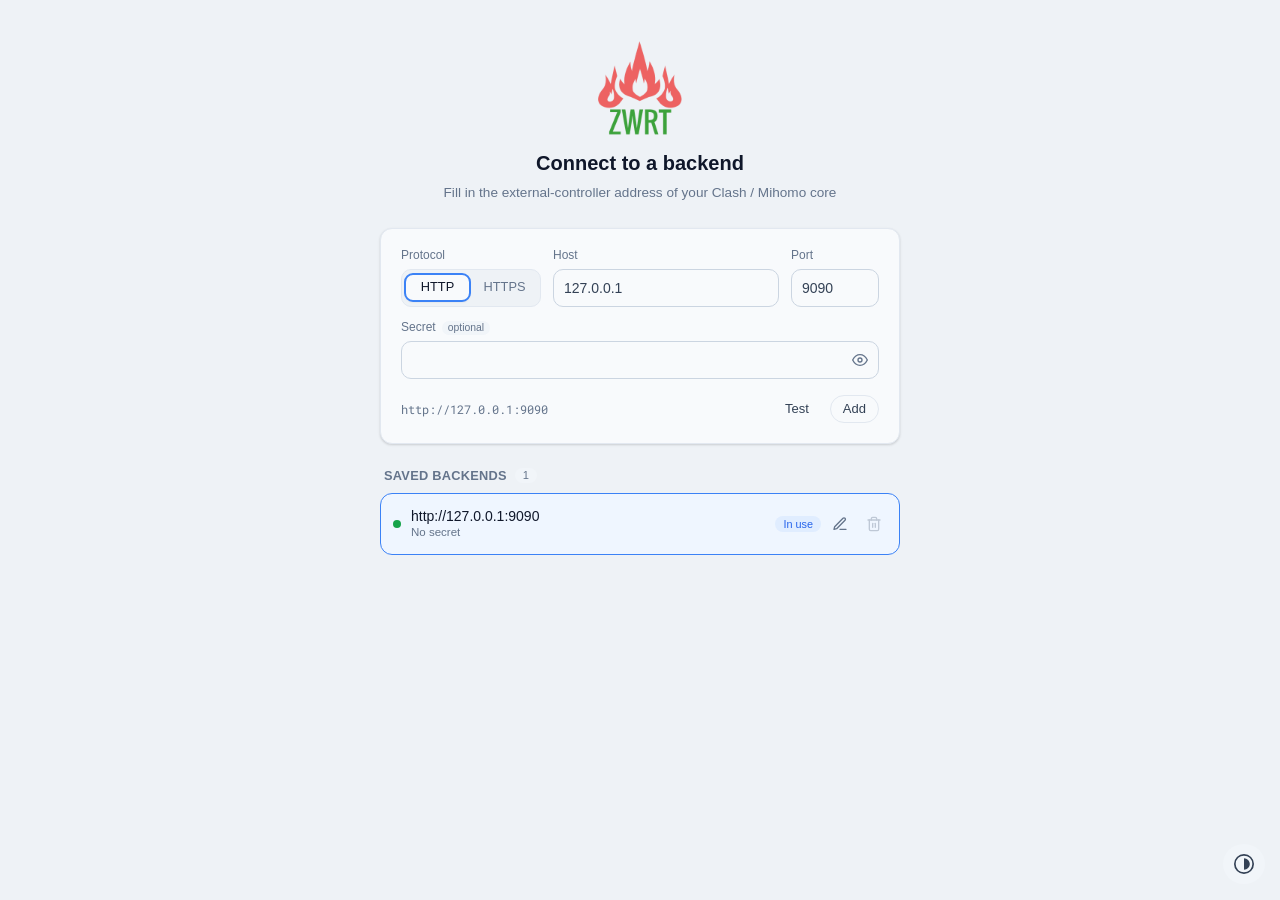
<file: files/etc/nikki/ui/ZWRT/index.html>
<!DOCTYPE html>
<html lang="en">
  <head>
    <meta charset="UTF-8" />
    <link rel="shortcut icon" href="yacd.ico" />
    <link rel="icon" type="image/png" sizes="64x64" href="yacd.png" />
    <link rel="icon" type="image/png" sizes="128x128" href="yacd.png" />
    <link rel="apple-touch-icon-precomposed" href="apple-touch-icon-precomposed.png" />
    <meta name="apple-mobile-web-app-title" content="ZWRT" />
    <meta http-equiv="X-UA-Compatible" content="IE=edge" />
    <meta name="viewport" content="width=device-width, initial-scale=1" />
    <meta name="application-name" content="ZWRT" />
    <meta name="description" content="Yet Another Clash Dashboard" />
    <meta name="theme-color" content="#202020" media="(prefers-color-scheme: dark)" />
    <meta name="theme-color" content="#f7f7f7" media="(prefers-color-scheme: light)" />
    <title>ZWRT</title>
    <script type="module" crossorigin src="./assets/index-BalSK6aJ.js"></script>
    <link rel="stylesheet" crossorigin href="./assets/index-YZq-j1BB.css">
  <link rel="manifest" href="./manifest.webmanifest"><script id="vite-plugin-pwa:register-sw" src="./registerSW.js"></script></head>
  <body>
    <div id="app" data-base-url="http://127.0.0.1:9090"></div>
  </body>
</html>
</file>
<file: files/etc/nikki/ui/ZWRT/assets/index-YZq-j1BB.css>
@font-face{font-family:Inter;font-style:normal;font-display:swap;font-weight:400;src:url(./inter-latin-400-normal-C38fXH4l.woff2)format("woff2"),url(./inter-latin-400-normal-CyCys3Eg.woff)format("woff")}@font-face{font-family:Inter;font-style:normal;font-display:swap;font-weight:800;src:url(./inter-latin-800-normal-BYj_oED-.woff2)format("woff2"),url(./inter-latin-800-normal-D1mf63XC.woff)format("woff")}@font-face{font-family:Roboto Mono;font-style:normal;font-display:swap;font-weight:400;src:url(./roboto-mono-latin-400-normal-GekRknry.woff2)format("woff2"),url(./roboto-mono-latin-400-normal-DBZPkcnn.woff)format("woff")}*,:before,:after{box-sizing:border-box}html{-webkit-text-size-adjust:100%;tab-size:4;font-family:system-ui,-apple-system,Segoe UI,Ubuntu,Cantarell,Noto Sans,Roboto,Helvetica,Arial,sans-serif,Apple Color Emoji,Segoe UI Emoji;line-height:1.15}body{margin:0}b,strong{font-weight:bolder}code,kbd,samp,pre{font-family:ui-monospace,SFMono-Regular,Consolas,Liberation Mono,Menlo,monospace;font-size:1em}small{font-size:80%}sub,sup{vertical-align:baseline;font-size:75%;line-height:0;position:relative}sub{bottom:-.25em}sup{top:-.5em}table{border-color:currentColor}button,input,optgroup,select,textarea{margin:0;font-family:inherit;font-size:100%;line-height:1.15}button,[type=button],[type=reset],[type=submit]{-webkit-appearance:button}legend{padding:0}progress{vertical-align:baseline}::-webkit-inner-spin-button{height:auto}::-webkit-outer-spin-button{height:auto}[type=search]{-webkit-appearance:textfield;outline-offset:-2px}::-webkit-search-decoration{-webkit-appearance:none}::-webkit-file-upload-button{-webkit-appearance:button;font:inherit}summary{display:list-item}@font-face{font-family:_Twemoji Mozilla;src:url(./Twemoji_Mozilla-BSQKJ6aF.ttf)format("truetype")}.relative,.border-left,.border-top,.border-bottom{position:relative}.border-bottom:after,.border-top:before{content:"";background:#555;width:100%;height:1px;position:absolute;left:0;right:0;transform:scaleY(.5)translateZ(0)}.border-left:before{content:"";background:#555;width:1px;height:100%;position:absolute;top:0;bottom:0;transform:scaleX(.5)translateZ(0)}.border-top:before{top:0}.border-bottom:after{bottom:0}.border-left:before{left:0}*,:before,:after{box-sizing:border-box}:root{--font-mono:"Roboto Mono", Menlo, monospace;--font-normal:-apple-system, BlinkMacSystemFont, "Segoe UI", Roboto, Helvetica, Arial, sans-serif, "Apple Color Emoji", "Source Han Sans", "PingFang SC", "Microsoft YaHei" , "微软雅黑", Arial,"Twemoji Mozilla", "_Twemoji Mozilla","Segoe UI Emoji", "Segoe UI Symbol"}body{font-family:-apple-system,BlinkMacSystemFont,Segoe UI,Roboto,Helvetica,Arial,sans-serif,Apple Color Emoji,Source Han Sans,PingFang SC,Microsoft YaHei,微软雅黑,Twemoji Mozilla,_Twemoji Mozilla,Segoe UI Emoji,Segoe UI Symbol;font-family:var(--font-normal);-webkit-tap-highlight-color:#0000;-webkit-text-size-adjust:100%;-webkit-font-smoothing:antialiased;-moz-osx-font-smoothing:grayscale}body ::-webkit-scrollbar{z-index:11;background:0 0}body ::-webkit-scrollbar-thumb{background:var(--color-focus-blue);border-radius:10px}body ::-webkit-scrollbar:vertical{width:8px}body ::-webkit-scrollbar:horizontal{height:8px}body{margin:0;padding:0}@media (prefers-color-scheme:dark){:root[data-theme=auto]{--color-background:#111827;--color-background2:#111827b3;--color-bg-chart:#1f2937;--color-bg-card:#1f2937;--color-focus-blue:#3b82f6;--btn-bg:#3b82f6;--color-proxy-border:#374151;--card-hover-border-lightness:#60a5fa;--color-text:#e5e7eb;--color-text-secondary:#9ca3af;--color-text-highlight:#f3f4f6;--color-bg-sidebar:#1f2937;--color-sb-active-row-bg:#374151;--color-sb-active-row-font:#f3f4f6;--color-input-bg:#374151;--color-input-border:#4b5563;--color-toggle-bg:#4b5563;--color-toggle-selected:#1f2937;--color-icon:#9ca3af;--color-separator:#374151;--color-bg-proxy:#1f2937;--color-row-odd:#1f2937;--bg-log-info-tag:#4b5563;--bg-modal:#1f2937;--bg-near-transparent:#ffffff0d;--bg-latency:#1f2937cc;--bg-tooltip:#1f2937;--bc-tooltip:#374151;--select-border-color:#374151;--select-bg-hover:url(data:image/svg+xml,%0A%20%20%20%20%3Csvg%20width%3D%228%22%20height%3D%2224%22%20viewBox%3D%220%200%208%2024%22%20fill%3D%22none%22%20xmlns%3D%22http%3A%2F%2Fwww.w3.org%2F2000%2Fsvg%22%3E%0A%20%20%20%20%20%20%3Cpath%20d%3D%22M4%207L7%2011H1L4%207Z%22%20fill%3D%22%23ffffff%22%20%2F%3E%0A%20%20%20%20%20%20%3Cpath%20d%3D%22M4%2017L1%2013L7%2013L4%2017Z%22%20fill%3D%22%23ffffff%22%20%2F%3E%0A%20%20%20%20%3C%2Fsvg%3E%0A%20%20);--shadow-card:0 4px 6px -1px #0000001a, 0 2px 4px -1px #0000000f;--border-radius:12px;--color-card:#1f2937;--color-card-border:#374151;--color-badge-bg:#ffffff14;--color-badge-fg:#9ca3af;--color-accent-soft-bg:#3b82f633;--color-accent-soft-fg:#93c5fd;--color-node-active-bg:#3b82f624;--color-hover-soft:#ffffff0f;--color-track:#111827;--shadow-popover:0 12px 32px -8px #0000008c, 0 2px 8px #0000004d;--shadow-segment:0 1px 2px #0006;--color-chrome:#1f2937b8;--color-chrome-border:#ffffff14;--color-success:#4ade80;--color-success-soft-bg:#4ade8029;--color-danger:#f87171;--color-danger-soft-bg:#f8717129;--color-warn:#fbbf24;--color-warn-soft-bg:#fbbf2429;--color-udp-bg:#c084fc2e;--color-udp-fg:#d8b4fe;--csstools-color-scheme--light: ;--lightningcss-light: ;--lightningcss-dark:initial;color-scheme:dark}}@media (prefers-color-scheme:light){:root[data-theme=auto]{--color-background:#eef2f6;--color-background2:#eef2f6b3;--color-bg-chart:#f8fafc;--color-bg-card:#f8fafc;--color-focus-blue:#3b82f6;--btn-bg:#3b82f6;--color-proxy-border:#e2e8f0;--card-hover-border-lightness:#60a5fa;--color-text:#334155;--color-text-secondary:#64748b;--color-text-highlight:#0f172a;--color-bg-sidebar:#f1f5f9;--color-sb-active-row-bg:#e0e7ff;--color-sb-active-row-font:#3730a3;--color-input-bg:#f8fafc;--color-input-border:#cbd5e1;--color-toggle-bg:#e2e8f0;--color-toggle-selected:#fff;--color-icon:#64748b;--color-separator:#e2e8f0;--color-bg-proxy:#f8fafc;--color-row-odd:#f1f5f9;--bg-log-info-tag:#e2e8f0;--bg-modal:#f8fafc;--bg-near-transparent:#0000000d;--bg-latency:#ffffffe6;--bg-tooltip:#f8fafc;--bc-tooltip:#e2e8f0;--select-border-color:#cbd5e1;--select-bg-hover:url(data:image/svg+xml,%0A%20%20%20%20%3Csvg%20width%3D%228%22%20height%3D%2224%22%20viewBox%3D%220%200%208%2024%22%20fill%3D%22none%22%20xmlns%3D%22http%3A%2F%2Fwww.w3.org%2F2000%2Fsvg%22%3E%0A%20%20%20%20%20%20%3Cpath%20d%3D%22M4%207L7%2011H1L4%207Z%22%20fill%3D%22%23222222%22%20%2F%3E%0A%20%20%20%20%20%20%3Cpath%20d%3D%22M4%2017L1%2013L7%2013L4%2017Z%22%20fill%3D%22%23222222%22%20%2F%3E%0A%20%20%20%20%3C%2Fsvg%3E%0A%20%20);--shadow-card:0 1px 3px 0 #0000001a, 0 1px 2px 0 #0000000f;--border-radius:12px;--color-card:#f8fafc;--color-card-border:#e2e8f0;--color-badge-bg:#f1f5f9;--color-badge-fg:#64748b;--color-accent-soft-bg:#e0edff;--color-accent-soft-fg:#2563eb;--color-node-active-bg:#eff6ff;--color-hover-soft:#0f172a0d;--color-track:#eef2f6;--shadow-popover:0 12px 32px -8px #0f172a38, 0 2px 8px #0f172a14;--shadow-segment:0 1px 2px #0f172a1f;--color-chrome:#ffffff9e;--color-chrome-border:#00000014;--color-success:#16a34a;--color-success-soft-bg:#16a34a24;--color-danger:#ef4444;--color-danger-soft-bg:#ef44441f;--color-warn:#b45309;--color-warn-soft-bg:#f59e0b29;--color-udp-bg:#a855f71f;--color-udp-fg:#7e22ce;--csstools-color-scheme--light:initial;--lightningcss-light:initial;--lightningcss-dark: ;color-scheme:light}}@media only screen and (prefers-color-scheme:light) and (width>=769px){:root[data-theme=auto]{--color-sb-active-row-font:#3730a3}}:root[data-theme=dark]{--color-background:#111827;--color-background2:#111827b3;--color-bg-chart:#1f2937;--color-bg-card:#1f2937;--color-focus-blue:#3b82f6;--btn-bg:#3b82f6;--color-proxy-border:#374151;--card-hover-border-lightness:#60a5fa;--color-text:#e5e7eb;--color-text-secondary:#9ca3af;--color-text-highlight:#f3f4f6;--color-bg-sidebar:#1f2937;--color-sb-active-row-bg:#374151;--color-sb-active-row-font:#f3f4f6;--color-input-bg:#374151;--color-input-border:#4b5563;--color-toggle-bg:#4b5563;--color-toggle-selected:#1f2937;--color-icon:#9ca3af;--color-separator:#374151;--color-bg-proxy:#1f2937;--color-row-odd:#1f2937;--bg-log-info-tag:#4b5563;--bg-modal:#1f2937;--bg-near-transparent:#ffffff0d;--bg-latency:#1f2937cc;--bg-tooltip:#1f2937;--bc-tooltip:#374151;--select-border-color:#374151;--select-bg-hover:url(data:image/svg+xml,%0A%20%20%20%20%3Csvg%20width%3D%228%22%20height%3D%2224%22%20viewBox%3D%220%200%208%2024%22%20fill%3D%22none%22%20xmlns%3D%22http%3A%2F%2Fwww.w3.org%2F2000%2Fsvg%22%3E%0A%20%20%20%20%20%20%3Cpath%20d%3D%22M4%207L7%2011H1L4%207Z%22%20fill%3D%22%23ffffff%22%20%2F%3E%0A%20%20%20%20%20%20%3Cpath%20d%3D%22M4%2017L1%2013L7%2013L4%2017Z%22%20fill%3D%22%23ffffff%22%20%2F%3E%0A%20%20%20%20%3C%2Fsvg%3E%0A%20%20);--shadow-card:0 4px 6px -1px #0000001a, 0 2px 4px -1px #0000000f;--border-radius:12px;--color-card:#1f2937;--color-card-border:#374151;--color-badge-bg:#ffffff14;--color-badge-fg:#9ca3af;--color-accent-soft-bg:#3b82f633;--color-accent-soft-fg:#93c5fd;--color-node-active-bg:#3b82f624;--color-hover-soft:#ffffff0f;--color-track:#111827;--shadow-popover:0 12px 32px -8px #0000008c, 0 2px 8px #0000004d;--shadow-segment:0 1px 2px #0006;--color-chrome:#1f2937b8;--color-chrome-border:#ffffff14;--color-success:#4ade80;--color-success-soft-bg:#4ade8029;--color-danger:#f87171;--color-danger-soft-bg:#f8717129;--color-warn:#fbbf24;--color-warn-soft-bg:#fbbf2429;--color-udp-bg:#c084fc2e;--color-udp-fg:#d8b4fe;--csstools-color-scheme--light: ;--lightningcss-light: ;--lightningcss-dark:initial;color-scheme:dark}:root[data-theme=light]{--color-background:#eef2f6;--color-background2:#eef2f6b3;--color-bg-chart:#f8fafc;--color-bg-card:#f8fafc;--color-focus-blue:#3b82f6;--btn-bg:#3b82f6;--color-proxy-border:#e2e8f0;--card-hover-border-lightness:#60a5fa;--color-text:#334155;--color-text-secondary:#64748b;--color-text-highlight:#0f172a;--color-bg-sidebar:#f1f5f9;--color-sb-active-row-bg:#e0e7ff;--color-sb-active-row-font:#3730a3}@media only screen and (width>=769px){:root[data-theme=light]{--color-sb-active-row-font:#3730a3}}:root[data-theme=light]{--color-input-bg:#f8fafc;--color-input-border:#cbd5e1;--color-toggle-bg:#e2e8f0;--color-toggle-selected:#fff;--color-icon:#64748b;--color-separator:#e2e8f0;--color-bg-proxy:#f8fafc;--color-row-odd:#f1f5f9;--bg-log-info-tag:#e2e8f0;--bg-modal:#f8fafc;--bg-near-transparent:#0000000d;--bg-latency:#ffffffe6;--bg-tooltip:#f8fafc;--bc-tooltip:#e2e8f0;--select-border-color:#cbd5e1;--select-bg-hover:url(data:image/svg+xml,%0A%20%20%20%20%3Csvg%20width%3D%228%22%20height%3D%2224%22%20viewBox%3D%220%200%208%2024%22%20fill%3D%22none%22%20xmlns%3D%22http%3A%2F%2Fwww.w3.org%2F2000%2Fsvg%22%3E%0A%20%20%20%20%20%20%3Cpath%20d%3D%22M4%207L7%2011H1L4%207Z%22%20fill%3D%22%23222222%22%20%2F%3E%0A%20%20%20%20%20%20%3Cpath%20d%3D%22M4%2017L1%2013L7%2013L4%2017Z%22%20fill%3D%22%23222222%22%20%2F%3E%0A%20%20%20%20%3C%2Fsvg%3E%0A%20%20);--shadow-card:0 1px 3px 0 #0000001a, 0 1px 2px 0 #0000000f;--border-radius:12px;--color-card:#f8fafc;--color-card-border:#e2e8f0;--color-badge-bg:#f1f5f9;--color-badge-fg:#64748b;--color-accent-soft-bg:#e0edff;--color-accent-soft-fg:#2563eb;--color-node-active-bg:#eff6ff;--color-hover-soft:#0f172a0d;--color-track:#eef2f6;--shadow-popover:0 12px 32px -8px #0f172a38, 0 2px 8px #0f172a14;--shadow-segment:0 1px 2px #0f172a1f;--color-chrome:#ffffff9e;--color-chrome-border:#00000014;--color-success:#16a34a;--color-success-soft-bg:#16a34a24;--color-danger:#ef4444;--color-danger-soft-bg:#ef44441f;--color-warn:#b45309;--color-warn-soft-bg:#f59e0b29;--color-udp-bg:#a855f71f;--color-udp-fg:#7e22ce;--csstools-color-scheme--light:initial;--lightningcss-light:initial;--lightningcss-dark: ;color-scheme:light}.flexCenter{justify-content:center;align-items:center;display:flex}.fabgrp{z-index:3;position:fixed;bottom:20px;right:20px}.visually-hidden{clip:rect(0 0 0 0);border:0;width:1px;height:1px;margin:-1px;padding:0;position:absolute;overflow:hidden}.tooltip-content{z-index:1;pointer-events:none;white-space:nowrap;background:var(--bg-tooltip);color:var(--color-text);border:solid 1px var(--bc-tooltip);border-radius:4px;padding:.25em .5em;font-size:85%;box-shadow:2px 2px 10px #0000001a}._root_16avz_1{background:var(--color-background);color:var(--color-text);text-align:center;padding:20px;position:fixed;inset:0;overflow:hidden}._yacd_16avz_14{color:#2a477a;opacity:.6;justify-content:center;align-items:center;padding:40px;display:flex}._link_16avz_23{color:var(--color-text-secondary);align-items:center;display:inline-flex}._link_16avz_23:hover,._link_16avz_23:active{color:var(--color-focus-blue)}._link_16avz_23 svg{margin-right:5px}._container_1pvnd_1{z-index:1000;pointer-events:none;flex-direction:column;align-items:flex-end;gap:10px;display:flex;position:fixed;bottom:16px;right:16px}@media (width<=768px){._container_1pvnd_1{align-items:stretch;bottom:10px;left:10px;right:10px}}._toast_1pvnd_21{pointer-events:auto;background:var(--color-card);border:1px solid var(--color-card-border);max-width:420px;box-shadow:var(--shadow-popover);color:var(--color-text);border-radius:10px;align-items:flex-start;gap:10px;padding:12px 14px;font-size:.9rem;line-height:1.45;animation:.18s ease-out _slide-in_1pvnd_1;display:flex}@media (width<=768px){._toast_1pvnd_21{max-width:none}}._icon_1pvnd_43{flex-shrink:0;padding-top:1px;display:flex}._success_1pvnd_49 ._icon_1pvnd_43{color:var(--color-success)}._error_1pvnd_53 ._icon_1pvnd_43{color:var(--color-danger)}._info_1pvnd_57 ._icon_1pvnd_43{color:var(--color-focus-blue)}._message_1pvnd_61{word-break:break-word;flex:1}._close_1pvnd_66{cursor:pointer;color:var(--color-text-secondary);background:0 0;border:0;flex-shrink:0;padding:0;display:flex}._close_1pvnd_66:hover{color:var(--color-text-highlight)}@keyframes _slide-in_1pvnd_1{0%{opacity:0;transform:translateY(8px)}to{opacity:1;transform:translateY(0)}}._iconWrapper_19huu_1{--sz:40px;width:40px;width:var(--sz);height:40px;height:var(--sz);color:var(--color-text);outline:none;justify-content:center;align-items:center;padding:5px;display:flex}._iconWrapper_19huu_1:hover{opacity:.6}._iconWrapper_19huu_1:focus{border-color:var(--color-focus-blue)}._themeSwitchContainer_19huu_21{--sz:40px;width:40px;width:var(--sz);height:40px;height:var(--sz);justify-content:center;align-items:center;display:flex;position:relative}._themeSwitchContainer_19huu_21 select{cursor:pointer;padding-left:var(--sz);width:var(--sz);height:var(--sz);appearance:none;background:var(--color-bg-sidebar);border:1px solid #0000;border-radius:100%;outline:none}._themeSwitchContainer_19huu_21 select:focus{border-color:var(--color-focus-blue)}._themeSwitchContainer_19huu_21 select option{background:var(--color-bg-sidebar)}._themeSwitchContainer_19huu_21 ._iconWrapper_19huu_1{pointer-events:none;width:100%;height:100%;position:absolute;top:0;left:0}._root_1q6wu_4{background:var(--color-chrome);-webkit-backdrop-filter:saturate(180%)blur(24px);backdrop-filter:saturate(180%)blur(24px);border-right:1px solid var(--color-chrome-border);flex-shrink:0;width:180px;min-width:180px;position:relative}@media (width<=768px){._root_1q6wu_4{background:var(--color-background);-webkit-backdrop-filter:none;backdrop-filter:none;z-index:100;width:100%;min-width:0;padding:max(8px, env(safe-area-inset-top)) 16px 8px;border-right:none;position:fixed;top:0;left:0;right:0}}._logo_meta_1q6wu_29{background-image:url([data-uri]);background-position:50%;background-repeat:no-repeat;background-size:80px;height:120px;margin-top:12px}@media (width<=768px){._logo_meta_1q6wu_29{display:none}}._logo_singbox_1q6wu_43{background-image:url([data-uri]);background-position:50%;background-repeat:no-repeat;background-size:80px;height:120px;margin-top:12px}@media (width<=768px){._logo_singbox_1q6wu_43{display:none}._rows_1q6wu_58{background:var(--color-bg-sidebar);border:1px solid var(--color-separator);border-radius:20px;justify-content:space-around;align-items:center;padding:6px 8px;display:flex;overflow:visible;box-shadow:0 4px 24px #0000001f,0 1px 4px #00000014}}._row_1q6wu_58{color:var(--color-text);border-radius:8px;align-items:center;margin:4px 8px;padding:6px 10px;-webkit-text-decoration:none;text-decoration:none;transition:background-color .18s,color .18s,transform .18s;display:flex;box-shadow:inset 0 0 0 1px #0000}._row_1q6wu_58:hover{color:var(--color-focus-blue);background-color:#b0ceff38}@media screen and (width>=30em){._row_1q6wu_58{padding:8px 20px}}@media (width<=768px){._row_1q6wu_58{border-radius:14px;flex-direction:row;flex:1;justify-content:center;margin:0;padding:8px 14px}._row_1q6wu_58:hover{box-shadow:none;background-color:#b0ceff38;transform:none}}._row_1q6wu_58 svg{color:var(--color-icon);flex-shrink:0;width:22px;height:22px;transition:transform .18s}@media screen and (width>=30em){._row_1q6wu_58 svg{width:24px;height:24px}}._rowActive_1q6wu_121{background:linear-gradient(135deg, #60a5fa 0%, var(--color-focus-blue) 100%);color:#fff}._rowActive_1q6wu_121:hover{color:#fff;background:linear-gradient(135deg, #60a5fa 0%, var(--color-focus-blue) 100%)}._rowActive_1q6wu_121 svg{color:#fff}._rowActive_1q6wu_121 ._label_1q6wu_132{font-weight:600}@media (width<=768px){._rowActive_1q6wu_121{color:var(--color-focus-blue);box-shadow:none;background:#63a0ff2e;border-bottom:none}._rowActive_1q6wu_121 svg{color:var(--color-focus-blue);transform:scale(1.15)}}._label_1q6wu_132{padding-left:14px;font-size:.75em}@media (width<=768px){._label_1q6wu_132{display:none}}@media screen and (width>=30em){._label_1q6wu_132{font-size:1em}}._footer_1q6wu_163{flex-direction:column;align-items:center;gap:8px;display:flex;position:absolute;bottom:10px;left:50%;transform:translate(-50%)}@media (width<=768px){._footer_1q6wu_163{display:none}}._loading_wpm96_1{justify-content:center;align-items:center;width:100%;height:100%;display:flex}._spinner_wpm96_9{vertical-align:middle;background:url("data:image/svg+xml;charset=utf8, %3Csvg xmlns=\"http://www.w3.org/2000/svg\" width=\"120\" height=\"120\" viewBox=\"0 0 100 100\"%3E%3Cpath fill=\"none\" d=\"M0 0h100v100H0z\"/%3E%3Crect width=\"7\" height=\"20\" x=\"46.5\" y=\"40\" fill=\"%23E9E9E9\" rx=\"5\" ry=\"5\" transform=\"translate(0 -30)\"/%3E%3Crect width=\"7\" height=\"20\" x=\"46.5\" y=\"40\" fill=\"%23989697\" rx=\"5\" ry=\"5\" transform=\"rotate(30 105.98 65)\"/%3E%3Crect width=\"7\" height=\"20\" x=\"46.5\" y=\"40\" fill=\"%239B999A\" rx=\"5\" ry=\"5\" transform=\"rotate(60 75.98 65)\"/%3E%3Crect width=\"7\" height=\"20\" x=\"46.5\" y=\"40\" fill=\"%23A3A1A2\" rx=\"5\" ry=\"5\" transform=\"rotate(90 65 65)\"/%3E%3Crect width=\"7\" height=\"20\" x=\"46.5\" y=\"40\" fill=\"%23ABA9AA\" rx=\"5\" ry=\"5\" transform=\"rotate(120 58.66 65)\"/%3E%3Crect width=\"7\" height=\"20\" x=\"46.5\" y=\"40\" fill=\"%23B2B2B2\" rx=\"5\" ry=\"5\" transform=\"rotate(150 54.02 65)\"/%3E%3Crect width=\"7\" height=\"20\" x=\"46.5\" y=\"40\" fill=\"%23BAB8B9\" rx=\"5\" ry=\"5\" transform=\"rotate(180 50 65)\"/%3E%3Crect width=\"7\" height=\"20\" x=\"46.5\" y=\"40\" fill=\"%23C2C0C1\" rx=\"5\" ry=\"5\" transform=\"rotate(-150 45.98 65)\"/%3E%3Crect width=\"7\" height=\"20\" x=\"46.5\" y=\"40\" fill=\"%23CBCBCB\" rx=\"5\" ry=\"5\" transform=\"rotate(-120 41.34 65)\"/%3E%3Crect width=\"7\" height=\"20\" x=\"46.5\" y=\"40\" fill=\"%23D2D2D2\" rx=\"5\" ry=\"5\" transform=\"rotate(-90 35 65)\"/%3E%3Crect width=\"7\" height=\"20\" x=\"46.5\" y=\"40\" fill=\"%23DADADA\" rx=\"5\" ry=\"5\" transform=\"rotate(-60 24.02 65)\"/%3E%3Crect width=\"7\" height=\"20\" x=\"46.5\" y=\"40\" fill=\"%23E2E2E2\" rx=\"5\" ry=\"5\" transform=\"rotate(-30 -5.98 65)\"/%3E%3C/svg%3E") 0 0/100% no-repeat;width:20px;height:20px;animation:1s steps(12,end) infinite _rotate_wpm96_1;display:inline-block}@keyframes _rotate_wpm96_1{0%{transform:rotate(0)}to{transform:rotate(360deg)}}._app_mf375_1{background:var(--color-background);color:var(--color-text);display:flex;position:fixed;inset:0}@media (width<=768px){._app_mf375_1{flex-direction:column}}._content_mf375_17{flex-grow:1;min-width:0;overflow:auto}@media (width<=768px){._content_mf375_17{padding-bottom:0;padding-top:calc(64px + env(safe-area-inset-top))}}@media (prefers-color-scheme:dark){:root[data-theme=auto]{--loading-dot-1-1:#ffffff80;--loading-dot-1-2:#ffffff1a;--loading-dot-1-3:#ffffff4d;--loading-dot-2-1:#ffffff4d;--loading-dot-2-2:#ffffff80;--loading-dot-2-3:#ffffff1a;--loading-dot-3-1:#ffffff1a;--loading-dot-3-2:#ffffff4d;--loading-dot-3-3:#ffffff80;--csstools-color-scheme--light: ;--lightningcss-light: ;--lightningcss-dark:initial;color-scheme:dark}}@media (prefers-color-scheme:light){:root[data-theme=auto]{--loading-dot-1-1:#0000001a;--loading-dot-1-2:#00000080;--loading-dot-1-3:#0000004d;--loading-dot-2-1:#0000004d;--loading-dot-2-2:#0000001a;--loading-dot-2-3:#00000080;--loading-dot-3-1:#00000080;--loading-dot-3-2:#0000004d;--loading-dot-3-3:#0000001a;--csstools-color-scheme--light:initial;--lightningcss-light:initial;--lightningcss-dark: ;color-scheme:light}}:root[data-theme=dark]{--loading-dot-1-1:#ffffff80;--loading-dot-1-2:#ffffff1a;--loading-dot-1-3:#ffffff4d;--loading-dot-2-1:#ffffff4d;--loading-dot-2-2:#ffffff80;--loading-dot-2-3:#ffffff1a;--loading-dot-3-1:#ffffff1a;--loading-dot-3-2:#ffffff4d;--loading-dot-3-3:#ffffff80;--csstools-color-scheme--light: ;--lightningcss-light: ;--lightningcss-dark:initial;color-scheme:dark}:root[data-theme=light]{--loading-dot-1-1:#0000001a;--loading-dot-1-2:#00000080;--loading-dot-1-3:#0000004d;--loading-dot-2-1:#0000004d;--loading-dot-2-2:#0000001a;--loading-dot-2-3:#00000080;--loading-dot-3-1:#00000080;--loading-dot-3-2:#0000004d;--loading-dot-3-3:#0000001a;--csstools-color-scheme--light:initial;--lightningcss-light:initial;--lightningcss-dark: ;color-scheme:light}._loadingDot_1x6zg_59,._loadingDot_1x6zg_59:before,._loadingDot_1x6zg_59:after{vertical-align:middle;border-radius:50%;width:6px;height:6px;font-size:0;display:inline-block}._loadingDot_1x6zg_59{background-color:var(--loading-dot-2-1);animation:1s step-start infinite _dot2_1x6zg_1;position:relative}._loadingDot_1x6zg_59:before{content:"";background-color:var(--loading-dot-1-1);animation:1s step-start infinite _dot1_1x6zg_1;position:absolute;left:-12px}._loadingDot_1x6zg_59:after{content:"";background-color:var(--loading-dot-3-1);animation:1s step-start infinite _dot3_1x6zg_1;position:absolute;right:-12px}@keyframes _dot1_1x6zg_1{0%,to{background-color:var(--loading-dot-1-1)}33%{background-color:var(--loading-dot-1-2)}66%{background-color:var(--loading-dot-1-3)}}@keyframes _dot2_1x6zg_1{0%,to{background-color:var(--loading-dot-2-1)}33%{background-color:var(--loading-dot-2-2)}66%{background-color:var(--loading-dot-2-3)}}@keyframes _dot3_1x6zg_1{0%,to{background-color:var(--loading-dot-3-1)}33%{background-color:var(--loading-dot-3-2)}66%{background-color:var(--loading-dot-3-3)}}._btn_16duv_4{-webkit-appearance:none;-webkit-user-select:none;user-select:none;cursor:pointer;color:var(--color-text);background:var(--color-card);border:1px solid var(--color-card-border);border-radius:100px;outline:none;justify-content:center;align-items:center;transition:color .2s,background-color .2s,border-color .2s,box-shadow .2s;display:inline-flex;position:relative}._btn_16duv_4:focus-visible{border-color:var(--color-focus-blue);box-shadow:0 0 0 3px var(--color-accent-soft-bg)}._btn_16duv_4:hover:not(:disabled){color:var(--color-focus-blue);border-color:var(--color-focus-blue)}._btn_16duv_4{padding:4px 7px;font-size:.75em}@media screen and (width>=30em){._btn_16duv_4{padding:6px 12px;font-size:small}}._btn_16duv_4._minimal_16duv_37{background:0 0;border-color:#0000}._btn_16duv_4._minimal_16duv_37:hover:not(:disabled){color:var(--color-focus-blue);background:var(--color-hover-soft);border-color:#0000}._btn_16duv_4:disabled{opacity:.5}._btnInternal_16duv_51{justify-content:center;align-items:center;column-gap:4px;display:flex}._btnStart_16duv_58{justify-content:center;align-items:center;display:inline-flex}._loadingContainer_16duv_64{display:inline-flex;position:absolute;top:50%;left:50%;transform:translate(-50%,-50%)}._track_m5guh_1{background:var(--color-track);border:1px solid var(--color-card-border);border-radius:10px;align-items:center;gap:2px;min-width:0;padding:3px;display:flex}._segment_m5guh_12{appearance:none;min-width:0;color:var(--color-text-secondary);cursor:pointer;white-space:nowrap;text-overflow:ellipsis;background:0 0;border:none;border-radius:8px;flex:1;padding:7px 10px;font-family:inherit;font-size:.8rem;font-weight:500;line-height:1;transition:background-color .15s,color .15s,box-shadow .15s;overflow:hidden}._segment_m5guh_12:hover:not(._selected_m5guh_31){color:var(--color-text);background:var(--color-hover-soft)}._segment_m5guh_12:focus-visible{outline:2px solid var(--color-focus-blue);outline-offset:-1px}._selected_m5guh_31{background:var(--color-card);color:var(--color-text-highlight);box-shadow:var(--shadow-segment)}._root_1wf3p_2{flex-direction:column;gap:24px;width:520px;max-width:100%;margin:0 auto;padding:40px 0 48px;display:flex}._root_1wf3p_2:focus{outline:none}@media screen and (width<=30em){._root_1wf3p_2{gap:20px;padding:24px 0 80px}}._hero_1wf3p_22{text-align:center;flex-direction:column;align-items:center;gap:8px;display:flex}._logo_1wf3p_30{--stroke:var(--color-background);color:#20497e;opacity:.85;transition:opacity .4s}._logo_1wf3p_30:hover{opacity:1}._title_1wf3p_40{color:var(--color-text-highlight);margin:4px 0 0;font-size:1.25rem;font-weight:600}._desc_1wf3p_47{color:var(--color-text-secondary);margin:0;font-size:.85rem;line-height:1.5}._card_1wf3p_55{border-radius:var(--border-radius);background:var(--color-card);border:1px solid var(--color-card-border);box-shadow:var(--shadow-card);flex-direction:column;gap:16px;padding:20px;display:flex}@media screen and (width<=30em){._card_1wf3p_55{padding:16px}}._grid_1wf3p_72{grid-gap:14px 12px;grid-template-columns:minmax(140px,auto) minmax(0,1fr) 88px;grid-template-areas:"protocol host port""secret secret secret";gap:14px 12px;display:grid}@media screen and (width<=30em){._grid_1wf3p_72{grid-template-columns:minmax(0,1fr) 88px;grid-template-areas:"protocol protocol""host port""secret secret"}}._protocol_1wf3p_85{grid-area:protocol}._host_1wf3p_89{grid-area:host}._port_1wf3p_93{grid-area:port}._secret_1wf3p_97{grid-area:secret}._field_1wf3p_101{flex-direction:column;gap:6px;min-width:0;display:flex}._label_1wf3p_108{color:var(--color-text-secondary);align-items:center;gap:6px;font-size:.75rem;font-weight:500;display:flex}._optional_1wf3p_117{background:var(--color-badge-bg);color:var(--color-badge-fg);text-transform:lowercase;border-radius:100px;padding:1px 6px;font-size:.65rem;font-weight:400}._input_1wf3p_127{-webkit-appearance:none;box-sizing:border-box;width:100%;min-width:0;height:38px;color:var(--color-text);background:var(--color-input-bg);border:1px solid var(--color-input-border);border-radius:10px;outline:none;padding:0 10px;font-family:inherit;font-size:.875rem;transition:border-color .2s,box-shadow .2s}._input_1wf3p_127:-ms-placeholder-shown{color:var(--color-text-secondary);opacity:.6}._input_1wf3p_127::placeholder{color:var(--color-text-secondary);opacity:.6}._input_1wf3p_127:focus{border-color:var(--color-focus-blue);box-shadow:0 0 0 3px var(--color-accent-soft-bg)}@media screen and (width<=30em){._input_1wf3p_127{font-size:16px}}._protocolControl_1wf3p_158{height:38px}._inputWithAction_1wf3p_162{align-items:center;display:flex;position:relative}._inputWithAction_1wf3p_162 ._input_1wf3p_127{padding-right:40px}._iconBtn_1wf3p_171{appearance:none;width:30px;height:30px;color:var(--color-icon);cursor:pointer;background:0 0;border:none;border-radius:8px;justify-content:center;align-items:center;padding:0;display:inline-flex;position:absolute;right:4px}._iconBtn_1wf3p_171:hover{color:var(--color-text);background:var(--color-hover-soft)}._iconBtn_1wf3p_171:focus-visible{outline:2px solid var(--color-focus-blue);outline-offset:-2px}._actions_1wf3p_196{justify-content:space-between;align-items:center;gap:12px;display:flex}@media screen and (width<=30em){._actions_1wf3p_196{flex-direction:column;align-items:stretch}._actions_1wf3p_196 ._buttons_1wf3p_207{justify-content:flex-end}}._status_1wf3p_212{min-width:0;font-size:.75rem;line-height:1.4}._buttons_1wf3p_207{flex-shrink:0;align-items:center;gap:8px;display:flex}._preview_1wf3p_225{color:var(--color-text-secondary);font-family:var(--font-mono);white-space:nowrap;text-overflow:ellipsis;display:block;overflow:hidden}._success_1wf3p_234{color:var(--color-success);align-items:center;gap:6px;display:inline-flex}._success_1wf3p_234 svg{flex-shrink:0}._error_1wf3p_244{color:var(--color-danger);align-items:center;gap:6px;display:inline-flex}._error_1wf3p_244 svg{flex-shrink:0}._saved_1wf3p_255{flex-direction:column;gap:10px;display:flex}._savedHeader_1wf3p_261{align-items:center;gap:8px;padding:0 4px;display:flex}._savedTitle_1wf3p_268{letter-spacing:.02em;text-transform:uppercase;color:var(--color-text-secondary);margin:0;font-size:.8rem;font-weight:600}._count_1wf3p_277{background:var(--color-badge-bg);color:var(--color-badge-fg);border-radius:100px;padding:1px 8px;font-size:.7rem}._empty_1wf3p_285{text-align:center;color:var(--color-text-secondary);border:1px dashed var(--color-card-border);border-radius:var(--border-radius);margin:0;padding:20px;font-size:.8rem}._ul_12z0u_2{flex-direction:column;gap:8px;margin:0;padding:0;list-style:none;display:flex}._li_12z0u_11{border-radius:var(--border-radius);background:var(--color-card);border:1px solid var(--color-card-border);align-items:center;gap:8px;padding:8px 10px 8px 4px;transition:border-color .2s,background-color .2s;display:flex}._li_12z0u_11:hover{border-color:var(--color-focus-blue)}._selected_12z0u_25{border-color:var(--color-focus-blue);background:var(--color-node-active-bg)}._editing_12z0u_31{border-color:var(--color-focus-blue);box-shadow:0 0 0 3px var(--color-accent-soft-bg)}._main_12z0u_37{appearance:none;min-width:0;color:inherit;text-align:left;cursor:pointer;background:0 0;border:none;border-radius:8px;flex:1;align-items:center;gap:10px;padding:6px 8px;font-family:inherit;display:flex}._main_12z0u_37:focus-visible{outline:2px solid var(--color-focus-blue);outline-offset:-2px}._dot_12z0u_58{background:var(--color-text-secondary);opacity:.4;border-radius:50%;flex-shrink:0;width:8px;height:8px}._selected_12z0u_25 ._dot_12z0u_58{background:var(--color-success);opacity:1}._body_12z0u_71{flex-direction:column;gap:2px;min-width:0;display:flex}._url_12z0u_78{color:var(--color-text-highlight);white-space:nowrap;text-overflow:ellipsis;font-size:.875rem;overflow:hidden}._secret_12z0u_86{color:var(--color-text-secondary);white-space:nowrap;text-overflow:ellipsis;font-size:.72rem;overflow:hidden}._tools_12z0u_94{flex-shrink:0;align-items:center;gap:4px;display:flex}._badge_12z0u_101{background:var(--color-accent-soft-bg);color:var(--color-accent-soft-fg);white-space:nowrap;border-radius:100px;padding:2px 8px;font-size:.68rem;font-weight:500}._iconBtn_12z0u_111{appearance:none;width:30px;height:30px;color:var(--color-icon);cursor:pointer;background:0 0;border:none;border-radius:8px;justify-content:center;align-items:center;padding:0;transition:color .2s,background-color .2s;display:inline-flex}._iconBtn_12z0u_111:hover:enabled{color:var(--color-text);background:var(--color-hover-soft)}._iconBtn_12z0u_111:focus-visible{outline:2px solid var(--color-focus-blue);outline-offset:-2px}._iconBtn_12z0u_111:disabled{opacity:.35;cursor:default}._active_12z0u_139{color:var(--color-accent-soft-fg);background:var(--color-accent-soft-bg)}._remove_12z0u_144:hover:enabled{color:var(--color-danger);background:var(--color-danger-soft-bg)}._input_uamxn_1{-webkit-appearance:none;background-color:var(--color-track);border:1px solid var(--color-card-border);box-sizing:border-box;color:var(--color-text);background-image:none;border-radius:8px;outline:none;width:100%;height:35px;padding:0 15px;font-size:small;transition:border-color .2s,box-shadow .2s;display:inline-block}._input_uamxn_1:-ms-placeholder-shown{color:var(--color-text-secondary);opacity:.75}._input_uamxn_1::placeholder{color:var(--color-text-secondary);opacity:.75}._input_uamxn_1:focus{border-color:var(--color-focus-blue);box-shadow:0 0 0 3px var(--color-accent-soft-bg)}input::-webkit-outer-spin-button{-webkit-appearance:none;margin:0}input::-webkit-inner-spin-button{-webkit-appearance:none;margin:0}._select_m8nlw_1{appearance:none;background-color:var(--color-track);width:100%;height:38px;color:var(--color-text);border:1px solid var(--color-card-border);box-shadow:none;background-image:url(data:image/svg+xml,%0A%20%20%20%20%3Csvg%20width%3D%228%22%20height%3D%2224%22%20viewBox%3D%220%200%208%2024%22%20fill%3D%22none%22%20xmlns%3D%22http%3A%2F%2Fwww.w3.org%2F2000%2Fsvg%22%3E%0A%20%20%20%20%20%20%3Cpath%20d%3D%22M4%207L7%2011H1L4%207Z%22%20fill%3D%22%23999999%22%20%2F%3E%0A%20%20%20%20%20%20%3Cpath%20d%3D%22M4%2017L1%2013L7%2013L4%2017Z%22%20fill%3D%22%23999999%22%20%2F%3E%0A%20%20%20%20%3C%2Fsvg%3E%0A%20%20);background-position:right 12px center;background-repeat:no-repeat;border-radius:8px;padding-left:14px;padding-right:34px;font-size:.95em;line-height:1.5;transition:all .2s}._select_m8nlw_1:hover,._select_m8nlw_1:focus{border-color:var(--color-focus-blue);color:var(--color-text-highlight);outline:none!important}._select_m8nlw_1:focus{box-shadow:0 0 0 3px var(--color-accent-soft-bg)}._select_m8nlw_1 option{background-color:var(--color-background)}._fieldset_1hnn2_1{border:0;flex-flow:wrap;margin:0;padding:0;display:flex}._input_1hnn2_10+._cnt_1hnn2_10{cursor:pointer;border:1px solid #0000;border-radius:4px;margin-bottom:5px}._input_1hnn2_10:focus+._cnt_1hnn2_10,._input_1hnn2_10:checked+._cnt_1hnn2_10{border-color:var(--color-focus-blue)}._root_ez9v6_1{--switch-w:44px;--switch-h:28px;--switch-thumb:24px;width:44px;width:var(--switch-w);height:28px;height:var(--switch-h);border-radius:14px;border-radius:calc(var(--switch-h) / 2);background-color:var(--color-toggle-bg);cursor:pointer;-webkit-tap-highlight-color:transparent;border:none;flex-shrink:0;padding:0;transition:background-color .2s;position:relative}._root_ez9v6_1[data-state=checked]{background-color:var(--color-focus-blue)}._root_ez9v6_1:focus-visible{box-shadow:0 0 0 3px var(--color-accent-soft-bg);outline:none}._root_ez9v6_1:disabled{opacity:.5;cursor:not-allowed}._mini_ez9v6_29{--switch-w:34px;--switch-h:20px;--switch-thumb:16px}._thumb_ez9v6_35{width:var(--switch-thumb);height:var(--switch-thumb);transform:translateX(calc((var(--switch-h) - var(--switch-thumb)) / 2));will-change:transform;background-color:#fff;border-radius:50%;transition:transform .2s;display:block;box-shadow:0 1px 3px #0000004d}._thumb_ez9v6_35[data-state=checked]{transform:translateX(calc(var(--switch-w) - var(--switch-thumb) - (var(--switch-h) - var(--switch-thumb)) / 2))}._root_vs6hx_1{flex-direction:column;gap:24px;max-width:1000px;margin:0 auto;padding:30px 20px;display:flex}@media (width<=768px){._root_vs6hx_1{padding:15px 10px}}._section_vs6hx_15{grid-gap:24px;grid-template-columns:repeat(auto-fill,minmax(320px,1fr));align-items:start;gap:24px;display:grid}@media (width<=768px){._section_vs6hx_15{grid-template-columns:1fr}}._buttonGroup_vs6hx_27{flex-wrap:wrap;gap:10px;display:flex}._wrapSwitch_vs6hx_33{align-items:center;height:40px;display:flex}._label_vs6hx_39{color:var(--color-text-secondary);text-transform:uppercase;letter-spacing:.5px;padding:10px 0 8px;font-size:.85rem}._sectionTitle_vs6hx_47{color:var(--color-text-highlight);align-items:center;gap:10px;margin-bottom:15px;padding:10px 0;font-size:1.1rem;font-weight:700;display:flex}._versionLine_vs6hx_58{align-items:center;gap:10px;min-height:40px;display:flex}._mono_vs6hx_65{font-family:var(--font-mono)}._sourceLink_vs6hx_69{color:var(--color-text-secondary);display:inline-flex}._sourceLink_vs6hx_69:hover{color:var(--color-text-highlight)}._updateHint_vs6hx_77{color:var(--color-text-highlight);align-items:center;gap:8px;margin-bottom:10px;font-size:.9rem;-webkit-text-decoration:none;text-decoration:none;display:inline-flex}._updateHint_vs6hx_77:hover{-webkit-text-decoration:underline;text-decoration:underline}._updateDot_vs6hx_90{background:var(--color-danger);border-radius:50%;flex-shrink:0;width:8px;height:8px;display:block}._withUpdateDot_vs6hx_99{position:relative}._withUpdateDot_vs6hx_99:after{content:"";background:var(--color-danger);border-radius:50%;width:8px;height:8px;position:absolute;top:-3px;right:-3px}._card_vs6hx_113{background:var(--color-card);border:1px solid var(--color-card-border);box-shadow:var(--shadow-card);border-radius:12px;margin-bottom:24px;padding:24px}._page_oshur_1{flex-direction:column;height:100%;min-height:0;display:flex}._tableArea_oshur_8{flex-direction:column;flex:1;min-height:0;margin:12px 32px 24px;display:flex}@media (width<=1024px){._tableArea_oshur_8{margin:12px 16px 16px}}@media (width<=768px){._tableArea_oshur_8{margin:8px 12px 10px}}@keyframes _overlayShow_1lgw8_1{0%{opacity:0}to{opacity:1}}@keyframes _contentShow_1lgw8_1{0%{opacity:0;scale:.96}to{opacity:1;scale:1}}._overlay_1lgw8_19{z-index:1024;background:#444;position:fixed;inset:0}._overlay_1lgw8_19[data-state=open]{animation:.2s _overlayShow_1lgw8_1}._content_1lgw8_29{z-index:1025;max-height:100vh;color:var(--color-text);background:var(--bg-modal);border-radius:var(--border-radius);box-shadow:var(--shadow-card);outline:none;padding:20px;position:fixed;top:50%;left:50%;overflow:auto;translate:-50% -50%}._content_1lgw8_29[data-state=open]{animation:.2s _contentShow_1lgw8_1}._modal_1ql2y_2._modal_1ql2y_2{border-radius:18px;flex-direction:column;width:640px;max-width:calc(100vw - 48px);height:fit-content;max-height:calc(100vh - 64px);margin:auto;padding:0;display:flex;inset:0;overflow:hidden;translate:none}._header_1ql2y_17{border-bottom:1px solid var(--color-separator);flex-shrink:0;align-items:center;padding:16px 22px;display:flex}._headerTitle_1ql2y_25{color:var(--color-text-highlight);font-size:1rem;font-weight:600}._headerClose_1ql2y_31{background:var(--color-badge-bg);width:26px;height:26px;color:var(--color-text-secondary);cursor:pointer;border:none;border-radius:50%;justify-content:center;align-items:center;margin-left:auto;display:flex}._headerClose_1ql2y_31:hover{background:var(--color-hover-soft);color:var(--color-text-highlight)}._body_1ql2y_49{flex:1;min-height:0;padding:4px 22px 20px;overflow-y:auto}._row_1ql2y_57{border-bottom:1px solid var(--color-separator);align-items:center;gap:14px;padding:14px 0;display:flex}._rowLabel_1ql2y_65{color:var(--color-text);white-space:nowrap;font-size:.85rem}._rowHint_1ql2y_71{color:var(--color-text-secondary);text-overflow:ellipsis;min-width:0;font-size:.72rem;overflow:hidden}._rowControl_1ql2y_79{align-items:center;margin-left:auto;display:flex}._textInput_1ql2y_85{border:1px solid var(--color-input-border);background:var(--color-input-bg);width:240px;max-width:100%;height:34px;color:var(--color-text);font:inherit;border-radius:9px;outline:none;padding:0 11px;font-size:.8rem}._textInput_1ql2y_85:focus{border-color:var(--color-focus-blue)}._section_1ql2y_103{flex-direction:column;gap:10px;padding:18px 0 0;display:flex}._sectionTitle_1ql2y_110{color:var(--color-text-highlight);font-size:.85rem;font-weight:500}._sectionHint_1ql2y_116{color:var(--color-text-secondary);margin-top:-6px;font-size:.72rem}._columnsGrid_1ql2y_123{grid-gap:14px;grid-template-columns:1fr 1fr;gap:14px;display:grid}@media (width<=640px){._columnsGrid_1ql2y_123{grid-template-columns:1fr}}._columnsPane_1ql2y_134{flex-direction:column;gap:8px;min-width:0;display:flex}._paneHead_1ql2y_141{color:var(--color-text-secondary);align-items:center;gap:8px;font-size:.72rem;display:flex}._paneCount_1ql2y_149{background:var(--color-badge-bg);color:var(--color-badge-fg);font-feature-settings:"tnum";font-variant-numeric:tabular-nums;border-radius:6px;margin-left:auto;padding:1px 8px}._paneBodyFilled_1ql2y_158,._paneBodyOutlined_1ql2y_159{border-radius:12px;flex-direction:column;gap:6px;min-height:120px;max-height:240px;padding:10px;display:flex;overflow-y:auto}._paneBodyFilled_1ql2y_158{background:var(--color-track)}._paneBodyOutlined_1ql2y_159{border:1px solid var(--color-card-border)}._enabledItem_1ql2y_178{background:var(--color-card);border:1px solid var(--color-card-border);border-radius:9px;align-items:center;gap:8px;padding:6px 10px;display:flex}._enabledItemDragging_1ql2y_188{border-color:var(--color-focus-blue);box-shadow:var(--shadow-popover)}._dragHandle_1ql2y_193{width:22px;height:22px;color:var(--color-text-secondary);cursor:grab;border-radius:6px;flex-shrink:0;justify-content:center;align-items:center;display:flex}._dragHandle_1ql2y_193:hover{background:var(--color-hover-soft);color:var(--color-text-highlight)}._dragHandle_1ql2y_193:active{cursor:grabbing}._dragHandle_1ql2y_193:focus-visible{outline:2px solid var(--color-focus-blue);outline-offset:1px}._availableItem_1ql2y_216{width:100%;color:var(--color-text);font:inherit;cursor:pointer;text-align:left;background:0 0;border:none;border-radius:9px;align-items:center;gap:8px;padding:7px 10px;display:flex}._availableItem_1ql2y_216:hover{background:var(--color-hover-soft)}._itemLabel_1ql2y_234{text-overflow:ellipsis;white-space:nowrap;flex:1;min-width:0;font-size:.78rem;overflow:hidden}._addSign_1ql2y_243{color:var(--color-text-secondary);flex-shrink:0}._removeBtn_1ql2y_248{width:22px;height:22px;color:var(--color-text-secondary);cursor:pointer;background:0 0;border:none;border-radius:6px;flex-shrink:0;justify-content:center;align-items:center;padding:0;display:flex}._removeBtn_1ql2y_248:hover:not(:disabled){background:var(--color-hover-soft);color:var(--color-text-highlight)}._removeBtn_1ql2y_248:disabled{opacity:.35;cursor:default}._removeBtn_1ql2y_248:hover{color:var(--color-danger)}._paneEmpty_1ql2y_275{text-align:center;color:var(--color-text-secondary);opacity:.7;padding:34px 0;font-size:.75rem}._tagList_1ql2y_284{flex-direction:column;gap:8px;display:flex}._tagRow_1ql2y_290{align-items:center;gap:8px;display:flex}._tagRow_1ql2y_290 ._textInput_1ql2y_85{flex:1;width:auto;min-width:0}._footer_1ql2y_302{border-top:1px solid var(--color-separator);background:var(--color-track);flex-shrink:0;align-items:center;gap:10px;padding:14px 22px;display:flex}._ghostBtn_1ql2y_312{border:1px solid var(--color-card-border);background:var(--color-card);height:36px;color:var(--color-text);font:inherit;cursor:pointer;border-radius:10px;align-self:flex-start;padding:0 15px;font-size:.8rem;font-weight:500}._ghostBtn_1ql2y_312:hover{border-color:var(--color-focus-blue);color:var(--color-focus-blue)}._primaryBtn_1ql2y_330{background:var(--color-focus-blue);color:#fff;height:36px;font:inherit;cursor:pointer;border:none;border-radius:10px;margin-left:auto;padding:0 20px;font-size:.8rem;font-weight:500}._primaryBtn_1ql2y_330:hover{filter:brightness(1.08)}._header_nzj0d_12{z-index:10;background:var(--color-chrome);-webkit-backdrop-filter:saturate(180%)blur(20px);backdrop-filter:saturate(180%)blur(20px);border-bottom:1px solid var(--color-chrome-border);align-items:center;gap:12px;padding:20px 32px 15px;display:flex;position:sticky;top:0}@media (width<=1024px){._header_nzj0d_12{flex-wrap:wrap;padding:16px 16px 12px}}@media (width<=768px){._header_nzj0d_12{background:var(--color-background);-webkit-backdrop-filter:none;backdrop-filter:none;gap:8px;padding:10px 12px}}._title_nzj0d_39{letter-spacing:-.01em;color:var(--color-text-highlight);white-space:nowrap;margin:0;font-size:1.6rem;font-weight:700;line-height:1.2}@media (width<=1024px){._title_nzj0d_39{font-size:1.35rem}}@media (width<=768px){._title_nzj0d_39{font-size:1.1rem}}._rowBreak_nzj0d_60{display:none}@media (width<=768px){._rowBreak_nzj0d_60{flex-basis:100%;height:0;display:block}}._tabs_nzj0d_72{background:var(--color-track);border-radius:12px;flex-shrink:0;align-items:center;gap:2px;padding:4px;display:flex}@media (width<=768px){._tabs_nzj0d_72{background:0 0;gap:4px;padding:0}}._tab_nzj0d_72{appearance:none;color:var(--color-text-secondary);cursor:pointer;white-space:nowrap;background:0 0;border:none;border-radius:9px;align-items:center;gap:7px;padding:7px 14px;font-family:inherit;font-size:.88rem;font-weight:500;transition:background-color .15s,color .15s,box-shadow .15s;display:inline-flex}._tab_nzj0d_72:hover:not(._tabActive_nzj0d_106){color:var(--color-text);background:var(--color-hover-soft)}._tab_nzj0d_72:focus-visible{outline:2px solid var(--color-focus-blue);outline-offset:-1px}@media (width<=768px){._tab_nzj0d_72{gap:5px;padding:5px 10px;font-size:.8rem}}._tabActive_nzj0d_106{background:var(--color-card);color:var(--color-text-highlight);box-shadow:var(--shadow-segment)}@media (width<=768px){._tabActive_nzj0d_106{border:1px solid var(--color-card-border);padding:4px 9px}}._tabCount_nzj0d_134{font-family:var(--font-mono);color:var(--color-text-secondary);font-size:.72rem;font-weight:500}@media (width<=400px){._tabCount_nzj0d_134{display:none}}._search_nzj0d_147{flex:240px;align-items:center;min-width:160px;max-width:340px;margin-left:auto;display:flex;position:relative}._search_nzj0d_147 input{border:1px solid var(--color-card-border);background:var(--color-track);width:100%;height:38px;box-shadow:none;color:var(--color-text);font:inherit;appearance:none;border-radius:10px;outline:none;padding:0 12px 0 38px;font-size:.85rem}._search_nzj0d_147 input:-ms-placeholder-shown{color:var(--color-text-secondary);opacity:.75}._search_nzj0d_147 input::placeholder{color:var(--color-text-secondary);opacity:.75}._search_nzj0d_147 input:focus{border-color:var(--color-focus-blue)}@media (width<=1024px){._search_nzj0d_147{flex-basis:100%;min-width:0;max-width:none;margin-left:0}}@media (width<=768px){._search_nzj0d_147 input{background:var(--color-card);height:34px;padding-left:34px;font-size:.8rem}._searchInline_nzj0d_199{flex:auto;min-width:0}}._searchIcon_nzj0d_206{color:var(--color-text-secondary);pointer-events:none;position:absolute;left:13px}@media (width<=768px){._searchIcon_nzj0d_206{left:11px}}._select_nzj0d_219._select_nzj0d_219{border-color:var(--color-card-border);background-color:var(--color-track);width:auto;height:38px;box-shadow:none;border-radius:10px;flex-shrink:0;font-size:.85rem}@media (width<=768px){._select_nzj0d_219._select_nzj0d_219{background-color:var(--color-card);height:34px;font-size:.8rem}}._actions_nzj0d_238{flex-shrink:0;align-items:center;gap:8px;display:flex}@media (width<=1024px){._actions_nzj0d_238{margin-left:auto}}@media (width<=768px){._actions_nzj0d_238{gap:6px}}._btn_nzj0d_255{appearance:none;cursor:pointer;border:1px solid #0000;border-radius:10px;justify-content:center;align-items:center;width:38px;height:38px;padding:0;transition:background-color .15s,border-color .15s,color .15s,opacity .15s;display:inline-flex}._btn_nzj0d_255:focus-visible{outline:2px solid var(--color-focus-blue);outline-offset:2px}@media (width<=768px){._btn_nzj0d_255{width:34px;height:34px}}._btnGhost_nzj0d_279{background:var(--color-card);border-color:var(--color-card-border);color:var(--color-text)}._btnGhost_nzj0d_279:hover{border-color:var(--color-focus-blue);color:var(--color-focus-blue)}._btnPrimary_nzj0d_289{background:var(--color-focus-blue);color:#fff}._btnPrimary_nzj0d_289:hover:not(:disabled){filter:brightness(1.08)}._btnPrimary_nzj0d_289:disabled{cursor:default}._btnDanger_nzj0d_300{background:var(--color-danger);color:#fff}._btnDanger_nzj0d_300:hover{filter:brightness(1.08)}._btnPaused_nzj0d_308{background:var(--color-warn-soft-bg);color:var(--color-warn);border-color:#0000}._btnBusy_nzj0d_314{opacity:.75}._iconBtn_nzj0d_318{appearance:none;border:1px solid var(--color-card-border);background:var(--color-card);width:38px;height:38px;color:var(--color-text-secondary);cursor:pointer;border-radius:10px;justify-content:center;align-items:center;transition:background-color .15s,border-color .15s,color .15s;display:inline-flex}._iconBtn_nzj0d_318:hover{border-color:var(--color-focus-blue);color:var(--color-focus-blue)}._iconBtn_nzj0d_318:focus-visible{outline:2px solid var(--color-focus-blue);outline-offset:2px}@media (width<=768px){._iconBtn_nzj0d_318{width:34px;height:34px}}._iconBtnActive_nzj0d_347{background:var(--color-focus-blue);border-color:var(--color-focus-blue);color:#fff}._iconBtnActive_nzj0d_347:hover{color:#fff}._sourceSelect_11839_8{min-width:132px;max-width:190px}@media (width<=1024px){._sourceSelect_11839_8{flex:auto;max-width:none}}@media (width<=768px){._sourceSelect_11839_8{flex:none;order:4;min-width:96px;max-width:130px}._search_11839_28{order:3}._actions_11839_34{order:1}._rowBreak_11839_40{order:2}}._btnIconBadged_11839_46{align-items:center;display:inline-flex;position:relative}._btnBadge_11839_52{background:var(--color-danger);color:#fff;text-align:center;border-radius:6px;min-width:12px;height:12px;padding:0 2px;font-size:8px;font-weight:700;line-height:12px;position:absolute;top:-5px;right:-6px}._grid_14bkk_2{grid-gap:12px;grid-template-columns:repeat(4,minmax(0,1fr));gap:12px;padding:16px 32px 0;display:grid}@media (width<=1024px){._grid_14bkk_2{padding:12px 16px 0}}@media (width<=768px){._grid_14bkk_2{gap:6px;padding:8px 12px 0}}._card_14bkk_20{background:var(--color-card);border:1px solid var(--color-card-border);box-shadow:var(--shadow-card);border-radius:14px;flex-direction:column;gap:4px;min-width:0;padding:13px 15px;display:flex}@media (width<=768px){._card_14bkk_20{box-shadow:none;border-radius:10px;gap:1px;padding:7px 8px}}._label_14bkk_40{letter-spacing:.02em;color:var(--color-text-secondary);white-space:nowrap;text-overflow:ellipsis;font-size:.72rem;overflow:hidden}@media (width<=768px){._label_14bkk_40{font-size:.62rem}}._valueRow_14bkk_54{align-items:baseline;gap:5px;min-width:0;display:flex}._value_14bkk_54{letter-spacing:-.02em;font-feature-settings:"tnum";font-variant-numeric:tabular-nums;color:var(--color-text-highlight);font-size:1.35rem;font-weight:600}@media (width<=768px){._value_14bkk_54{font-size:.95rem}}._download_14bkk_74{color:var(--color-success)}._upload_14bkk_78{color:var(--color-focus-blue)}._unit_14bkk_82{color:var(--color-text-secondary);font-size:.72rem}@media (width<=768px){._unit_14bkk_82{font-size:.6rem}}._hint_14bkk_93{color:var(--color-text-secondary);opacity:.8;white-space:nowrap;text-overflow:ellipsis;min-height:1em;font-size:.7rem;overflow:hidden}@media (width<=768px){._hint_14bkk_93{display:none}}._card_jqbwp_1{background:var(--color-card);border:1px solid var(--color-card-border);height:112px;box-shadow:var(--shadow-card);cursor:pointer;border-radius:14px;flex-direction:column;gap:4px;margin-bottom:8px;padding:10px 14px;transition:border-color .15s,background-color .15s;display:flex;overflow:hidden}._card_jqbwp_1:hover{border-color:var(--color-focus-blue)}._card_jqbwp_1:active{transform:scale(.99)}._row_jqbwp_23{align-items:center;gap:8px;min-width:0;height:28px;display:flex}._dot_jqbwp_31{background:var(--color-text-secondary);opacity:.4;border-radius:50%;flex:0 0 7px;width:7px;height:7px}._dotBusy_jqbwp_40{background:var(--color-success);opacity:1}._host_jqbwp_45{min-width:0;color:var(--color-text-highlight);text-overflow:ellipsis;white-space:nowrap;flex:1;font-size:.9rem;font-weight:600;overflow:hidden}._time_jqbwp_56{color:var(--color-text-secondary);flex-shrink:0;font-size:.72rem}._chip_jqbwp_62{white-space:nowrap;border-radius:7px;padding:3px 8px;font-size:.68rem}._chipTcp_jqbwp_69{background:var(--color-accent-soft-bg);color:var(--color-accent-soft-fg)}._chipUdp_jqbwp_74{background:var(--color-udp-bg);color:var(--color-udp-fg)}._totals_jqbwp_79{font-feature-settings:"tnum";font-variant-numeric:tabular-nums;color:var(--color-text-secondary);gap:12px;margin-left:auto;font-size:.72rem;display:flex}._totals_jqbwp_79 span{align-items:center;gap:3px;display:flex}._chain_jqbwp_93{min-width:0;color:var(--color-text-secondary);flex:1;align-items:center;gap:6px;font-size:.74rem;display:flex}._rule_jqbwp_103{text-overflow:ellipsis;white-space:nowrap;overflow:hidden}._arrow_jqbwp_109{opacity:.55;flex-shrink:0}._node_jqbwp_114{color:var(--color-focus-blue);text-overflow:ellipsis;white-space:nowrap;font-weight:500;overflow:hidden}._speedAndAction_jqbwp_122{flex-shrink:0;align-items:center;gap:8px;display:flex}._speed_jqbwp_122{font-feature-settings:"tnum";font-variant-numeric:tabular-nums;color:var(--color-success);font-size:.74rem}._closeBtn_jqbwp_135{background:var(--color-badge-bg);width:26px;height:26px;color:var(--color-text-secondary);cursor:pointer;border:none;border-radius:50%;justify-content:center;align-items:center;display:flex}._closeBtn_jqbwp_135:hover{background:var(--color-danger-soft-bg);color:var(--color-danger)}._overlay_d4uax_1{z-index:20;-webkit-backdrop-filter:blur(3px)saturate(.9);backdrop-filter:blur(3px)saturate(.9);background:#0f172a52;animation:.18s _overlayFade_d4uax_1;position:absolute;inset:0}._panel_d4uax_10{z-index:21;background:var(--bg-modal);border:1px solid var(--color-card-border);width:min(560px,100% - 32px);max-height:calc(100% - 32px);box-shadow:var(--shadow-popover);border-radius:18px;flex-direction:column;animation:.18s _panelIn_d4uax_1;display:flex;position:absolute;top:50%;left:50%;overflow:hidden;translate:-50% -50%}@keyframes _overlayFade_d4uax_1{0%{opacity:0}to{opacity:1}}@keyframes _panelIn_d4uax_1{0%{opacity:0;scale:.96}to{opacity:1;scale:1}}._header_d4uax_46{border-bottom:1px solid var(--color-separator);flex-shrink:0;align-items:center;gap:12px;padding:16px 22px;display:flex}._headerTitle_d4uax_55{min-width:0;color:var(--color-text-highlight);white-space:nowrap;text-overflow:ellipsis;font-size:1rem;font-weight:600;overflow:hidden}._headerClose_d4uax_65{background:var(--color-badge-bg);width:26px;height:26px;color:var(--color-text-secondary);cursor:pointer;border:none;border-radius:50%;flex-shrink:0;justify-content:center;align-items:center;margin-left:auto;display:flex}._headerClose_d4uax_65:hover{background:var(--color-hover-soft);color:var(--color-text-highlight)}._body_d4uax_84{flex:1;min-height:0;padding:18px 22px 22px;overflow-y:auto}._grid_d4uax_91{grid-gap:0;border:1px solid var(--color-card-border);border-radius:12px;grid-template-columns:minmax(0,1fr) minmax(0,2fr);gap:0;display:grid;overflow:hidden}._item_d4uax_100{background:var(--color-card);flex-direction:column;gap:3px;min-width:0;padding:10px 14px;display:flex}._item_d4uax_100:nth-child(4n+1),._item_d4uax_100:nth-child(4n+2){background:var(--color-track)}._item_d4uax_100:nth-child(odd){border-right:1px solid var(--color-card-border)}._item_d4uax_100:nth-last-child(-n+2){border-bottom:none}._label_d4uax_118{letter-spacing:.02em;color:var(--color-text-secondary);white-space:nowrap;text-overflow:ellipsis;font-size:.7rem;font-weight:600;overflow:hidden}._value_d4uax_128{color:var(--color-text);word-wrap:anywhere;font-feature-settings:"tnum";font-variant-numeric:tabular-nums;font-size:.82rem}._card_mq7n6_2{background:var(--color-card);border:1px solid var(--color-card-border);min-height:0;box-shadow:var(--shadow-card);border-radius:16px;flex-direction:column;flex:1;display:flex;position:relative;overflow:hidden}@media (width<=768px){._card_mq7n6_2{box-shadow:none;background:0 0;border:none;border-radius:0}}._body_mq7n6_23{flex-direction:column;flex:1;min-width:0;min-height:0;display:flex}._headWrap_mq7n6_32{background:var(--color-track);border-bottom:1px solid var(--color-card-border);flex-shrink:0;overflow:hidden}._headRow_mq7n6_39{align-items:center;height:42px;display:grid}._headCell_mq7n6_45{letter-spacing:.02em;min-width:0;color:var(--color-text-secondary);white-space:nowrap;-webkit-user-select:none;user-select:none;align-items:center;gap:3px;font-size:.72rem;font-weight:600;display:flex}._headCell_mq7n6_45:focus-visible{outline:2px solid var(--color-focus-blue);outline-offset:-2px;border-radius:4px}._headCellSortable_mq7n6_63{cursor:pointer}._headCellSortable_mq7n6_63:hover{color:var(--color-text-highlight)}._headCellActive_mq7n6_70,._headCellActive_mq7n6_70:hover{color:var(--color-focus-blue)}._headText_mq7n6_77{text-overflow:ellipsis;overflow:hidden}._headArrow_mq7n6_82{flex-shrink:0;font-size:.62rem}._listWrap_mq7n6_88{flex:1;min-width:0;min-height:0}._list_mq7n6_88{overflow-x:auto}._mobileList_mq7n6_98{overflow-x:hidden}._rowWrap_mq7n6_102{border-bottom:1px solid var(--color-separator)}._row_mq7n6_102{cursor:pointer;-webkit-user-select:none;user-select:none;align-items:center;height:44px;display:grid}._row_mq7n6_102:hover{background:var(--color-hover-soft)}._row_mq7n6_102:focus-visible{outline:2px solid var(--color-focus-blue);outline-offset:-2px}._cell_mq7n6_121{align-items:center;gap:8px;min-width:0;display:flex}._cellRight_mq7n6_128{justify-content:flex-end}._closeBtn_mq7n6_133{appearance:none;background:var(--color-badge-bg);width:22px;height:22px;color:var(--color-text-secondary);cursor:pointer;border:none;border-radius:50%;justify-content:center;align-items:center;padding:0;transition:background-color .15s,color .15s;display:inline-flex}._closeBtn_mq7n6_133:hover{background:var(--color-danger-soft-bg);color:var(--color-danger)}._dot_mq7n6_153{border-radius:50%;flex:0 0 7px;width:7px;height:7px}._dotBusy_mq7n6_160{background:var(--color-success);box-shadow:0 0 0 3px var(--color-success-soft-bg);animation:2.4s ease-in-out infinite _pulseDot_mq7n6_1}._dotIdle_mq7n6_166{background:var(--color-text-secondary);opacity:.4}@keyframes _pulseDot_mq7n6_1{0%,to{opacity:1;transform:scale(1)}50%{opacity:.45;transform:scale(.82)}}._hostText_mq7n6_181{color:var(--color-text-highlight);text-overflow:ellipsis;white-space:nowrap;font-size:.82rem;font-weight:500;overflow:hidden}._chip_mq7n6_190{text-overflow:ellipsis;white-space:nowrap;border-radius:7px;max-width:100%;padding:3px 8px;font-size:.7rem;line-height:1.4;display:inline-block;overflow:hidden}._chipTcp_mq7n6_202{background:var(--color-accent-soft-bg);color:var(--color-accent-soft-fg)}._chipUdp_mq7n6_207{background:var(--color-udp-bg);color:var(--color-udp-fg)}._chipNeutral_mq7n6_212{background:var(--color-badge-bg);color:var(--color-badge-fg)}._chainGroup_mq7n6_217,._chainFull_mq7n6_218{color:var(--color-text-secondary);text-overflow:ellipsis;white-space:nowrap;font-size:.76rem;overflow:hidden}._chainSep_mq7n6_226{color:var(--color-text-secondary);opacity:.6;flex:none;font-size:.7rem}._chainNode_mq7n6_233{color:var(--color-focus-blue);text-overflow:ellipsis;white-space:nowrap;font-size:.76rem;font-weight:500;overflow:hidden}._chainDirect_mq7n6_242{color:var(--color-success)}._chainReject_mq7n6_246{color:var(--color-danger)}._num_mq7n6_250{color:var(--color-text-secondary);font-feature-settings:"tnum";font-variant-numeric:tabular-nums;text-overflow:ellipsis;white-space:nowrap;font-size:.75rem;overflow:hidden}._speed_mq7n6_259{font-feature-settings:"tnum";font-variant-numeric:tabular-nums;white-space:nowrap;font-size:.76rem;font-weight:500}._speedDl_mq7n6_266{color:var(--color-success)}._speedUl_mq7n6_270{color:var(--color-focus-blue)}._speedDim_mq7n6_274{color:var(--color-text-secondary);opacity:.55}._empty_mq7n6_280{flex-direction:column;justify-content:center;align-items:center;gap:6px;height:100%;display:flex}._emptyTitle_mq7n6_289{color:var(--color-text);font-size:.88rem}._emptyHint_mq7n6_294{color:var(--color-text-secondary);font-size:.78rem}._footer_mq7n6_300{border-top:1px solid var(--color-card-border);background:var(--color-track);height:36px;color:var(--color-text-secondary);white-space:nowrap;flex-shrink:0;align-items:center;gap:14px;padding:0 18px;font-size:.72rem;display:flex;overflow:hidden}._footerNote_mq7n6_315{text-overflow:ellipsis;margin-left:auto;overflow:hidden}@media (width<=768px){._footerNote_mq7n6_315{display:none}}._mobileToolbar_mq7n6_327{flex-shrink:0;align-items:center;gap:8px;height:42px;display:flex}._sortSelect_mq7n6_335{background:var(--color-card);border:1px solid var(--color-card-border);min-width:0;height:34px;color:var(--color-text);border-radius:10px;flex:1;align-items:center;gap:8px;padding:0 10px;font-size:.82rem;display:flex;position:relative}._sortSelect_mq7n6_335 span{text-overflow:ellipsis;white-space:nowrap;flex:1;min-width:0;overflow:hidden}._sortSelect_mq7n6_335 select{opacity:0;cursor:pointer;width:100%;height:100%;position:absolute;inset:0}._sortSelectArrow_mq7n6_366{color:var(--color-text-secondary);flex-shrink:0}._sortDirBtn_mq7n6_371{border:1px solid var(--color-card-border);background:var(--color-card);width:34px;height:34px;color:var(--color-focus-blue);cursor:pointer;border-radius:10px;flex-shrink:0;justify-content:center;align-items:center;display:flex}._overlay_1jpwy_1{background-color:#0009}._cnt_1jpwy_5{background-color:var(--bg-modal);color:var(--color-text);max-width:300px;line-height:1.4}._btngrp_1jpwy_12{justify-content:center;align-items:center;margin-top:30px;display:flex}._page_1ch4q_2{color:var(--color-text);padding:16px 16px 32px}@media (width>=768px){._page_1ch4q_2{padding:28px 40px 48px}}._pageHeader_1ch4q_12{margin-bottom:24px}._eyebrow_1ch4q_16{letter-spacing:.02em;color:var(--color-text-secondary);margin:0 0 4px;font-size:.8125rem;font-weight:500}._pageTitle_1ch4q_24{letter-spacing:-.02em;color:var(--color-text-highlight);margin:0;font-size:2rem;font-weight:800;line-height:1.15}._grid_1ch4q_33{grid-gap:20px;grid-template-columns:1fr;gap:20px;display:grid}@media (width>=768px){._grid_1ch4q_33{grid-template-columns:repeat(3,minmax(0,1fr))}}._card_1ch4q_44{border:1px solid var(--color-separator);background-color:var(--color-bg-card);box-shadow:var(--shadow-card);border-radius:16px;flex-direction:column;min-width:0;padding:20px;display:flex}@media (width>=768px){._trafficCard_1ch4q_56{grid-column:span 2}}._cardLabel_1ch4q_61{color:var(--color-text-secondary);font-size:.8125rem;font-weight:500}._cardTitle_1ch4q_67{color:var(--color-text-highlight);margin:0;font-size:1rem;font-weight:700}._cardSubtitle_1ch4q_74{color:var(--color-text-secondary);margin:2px 0 0;font-size:.8125rem}._value_1ch4q_81{letter-spacing:-.02em;font-feature-settings:"tnum";font-variant-numeric:tabular-nums;color:var(--color-text-highlight);align-items:baseline;gap:6px;margin-top:10px;font-size:2.25rem;font-weight:800;line-height:1.1;display:flex}._unit_1ch4q_94{color:var(--color-text-secondary);font-size:.875rem;font-style:normal;font-weight:600}._meta_1ch4q_101{color:var(--color-text-secondary);font-feature-settings:"tnum";font-variant-numeric:tabular-nums;align-items:center;gap:8px;margin-top:14px;font-size:.8125rem;display:flex}._dot_1ch4q_111{border-radius:50%;flex-shrink:0;width:8px;height:8px;display:inline-block}._cardHead_1ch4q_120{flex-wrap:wrap;justify-content:space-between;align-items:flex-start;gap:16px;display:flex}._legend_1ch4q_128{gap:28px;display:flex}._legendItem_1ch4q_133{flex-direction:column;align-items:flex-start;min-width:104px;display:flex}@media (width>=768px){._legendItem_1ch4q_133{align-items:flex-end}}._legendLabel_1ch4q_146{color:var(--color-text-secondary);align-items:center;gap:6px;font-size:.8125rem;display:flex}._legendValue_1ch4q_154{letter-spacing:-.02em;font-feature-settings:"tnum";font-variant-numeric:tabular-nums;color:var(--color-text-highlight);align-items:baseline;gap:4px;margin-top:4px;font-size:1.5rem;font-weight:800;display:flex}._chart_1ch4q_166{height:220px;margin-top:16px}._memoryChart_1ch4q_171{height:96px;margin-top:12px}._metaRows_1ch4q_176{border-top:1px solid var(--color-separator);margin-top:16px}._metaRow_1ch4q_176{color:var(--color-text-secondary);justify-content:space-between;align-items:center;gap:12px;padding:10px 0;font-size:.8125rem;display:flex}._metaRow_1ch4q_176+._metaRow_1ch4q_176{border-top:1px solid var(--color-separator)}._metaValue_1ch4q_194{font-feature-settings:"tnum";font-variant-numeric:tabular-nums;color:var(--color-text);font-weight:600}._page_1ujtc_2{flex-direction:column;height:100%;min-height:0;display:flex}._listArea_1ujtc_9{flex-direction:column;flex:1;min-height:0;margin:12px 32px 24px;display:flex}@media (width<=1024px){._listArea_1ujtc_9{margin:12px 16px 16px}}@media (width<=768px){._listArea_1ujtc_9{margin:8px 12px 10px}}._card_1ujtc_27{background:var(--color-card);border:1px solid var(--color-card-border);min-height:0;box-shadow:var(--shadow-card);border-radius:16px;flex-direction:column;flex:1;display:flex;position:relative;overflow:hidden}@media (width<=768px){._card_1ujtc_27{box-shadow:none;background:0 0;border:none;border-radius:0}}._scroll_1ujtc_48{-ms-scroll-chaining:none;overscroll-behavior:contain;flex:1;min-height:0;overflow-y:auto}._scroll_1ujtc_48::-webkit-scrollbar{width:6px}._scroll_1ujtc_48::-webkit-scrollbar-thumb{background-color:var(--color-card-border);border-radius:3px}._line_1ujtc_63{border-bottom:1px solid var(--color-card-border);align-items:baseline;gap:10px;padding:5px 18px;font-size:.75rem;display:flex}._line_1ujtc_63:hover{background-color:var(--color-hover-soft)}@media (width<=768px){._line_1ujtc_63{flex-wrap:wrap;gap:6px;padding:6px 12px}}._time_1ujtc_82{width:148px;font-family:var(--font-mono);color:var(--color-text-secondary);opacity:.8;flex-shrink:0;font-size:.7rem}@media (width<=768px){._time_1ujtc_82{width:auto}}._type_1ujtc_96{text-align:center;text-transform:uppercase;border-radius:4px;flex-shrink:0;width:44px;padding:1px 0;font-size:.6rem;font-weight:700}._type_1ujtc_96[data-type=debug]{color:var(--color-success);background-color:var(--color-success-soft-bg)}._type_1ujtc_96[data-type=info]{color:var(--color-accent-soft-fg);background-color:var(--color-accent-soft-bg)}._type_1ujtc_96[data-type=warning]{color:var(--color-warn);background-color:var(--color-warn-soft-bg)}._type_1ujtc_96[data-type=error]{color:var(--color-danger);background-color:var(--color-danger-soft-bg)}._payload_1ujtc_123{min-width:0;color:var(--color-text);word-break:break-all;flex:1;line-height:1.5}@media (width<=768px){._payload_1ujtc_123{flex-basis:100%}}._toBottomBtn_1ujtc_137{z-index:2;appearance:none;border:1px solid var(--color-card-border);background:var(--color-card);width:34px;height:34px;color:var(--color-text);cursor:pointer;box-shadow:var(--shadow-popover);border-radius:50%;justify-content:center;align-items:center;transition:border-color .15s,color .15s;display:flex;position:absolute;bottom:52px;right:18px}._toBottomBtn_1ujtc_137:hover{border-color:var(--color-focus-blue);color:var(--color-focus-blue)}._toBottomBtn_1ujtc_137:focus-visible{outline:2px solid var(--color-focus-blue);outline-offset:2px}._empty_1ujtc_166{flex-direction:column;justify-content:center;align-items:center;gap:6px;height:100%;display:flex}._emptyTitle_1ujtc_175{color:var(--color-text);font-size:.88rem}._emptyHint_1ujtc_180{color:var(--color-text-secondary);font-size:.78rem}._footer_1ujtc_186{border-top:1px solid var(--color-card-border);background:var(--color-track);height:36px;color:var(--color-text-secondary);white-space:nowrap;flex-shrink:0;align-items:center;gap:14px;padding:0 18px;font-size:.72rem;display:flex;overflow:hidden}._paused_1ujtc_201{color:var(--color-warn);margin-left:auto}._input_1vrbx_1{appearance:none;background-color:var(--color-input-bg);box-sizing:border-box;color:var(--color-text);background-image:none;border:1px solid #0000;border-radius:8px;outline:none;width:100%;height:40px;padding:0 16px;font-size:.95em;transition:all .2s;display:inline-block;box-shadow:0 2px 6px #0000000f}._input_1vrbx_1:-ms-placeholder-shown{color:var(--color-text-secondary);opacity:.6}._input_1vrbx_1::placeholder{color:var(--color-text-secondary);opacity:.6}._input_1vrbx_1:focus{border-color:var(--color-focus-blue);box-shadow:0 0 0 3px #4285f426}._levelSelect_11bei_7{min-width:104px}@media (width<=768px){._levelSelect_11bei_7{order:4;min-width:88px;max-width:110px}._search_11bei_19{order:3}._actions_11bei_25{order:1}._rowBreak_11bei_31{order:2}}._anchor_12fps_2{display:inline-flex;position:relative}._panel_12fps_7{z-index:30;background:var(--color-card);border:1px solid var(--color-card-border);box-shadow:var(--shadow-popover);scrollbar-gutter:stable;-ms-scroll-chaining:none;overscroll-behavior:contain;border-radius:14px;padding:14px 16px;animation:.14s ease-out _popoverIn_12fps_1;position:fixed;overflow-y:auto}._measuring_12fps_22{visibility:hidden;top:0;left:0}@keyframes _popoverIn_12fps_1{0%{opacity:0;transform:translateY(-4px)}to{opacity:1;transform:none}}@media (prefers-reduced-motion:reduce){._panel_12fps_7{animation:none}}._rotate_1dspl_1{display:inline-flex}._isRotating_1dspl_5{animation:3s linear infinite forwards _rotating_1dspl_1}@keyframes _rotating_1dspl_1{0%{transform:rotate(0)}to{transform:rotate(360deg)}}@media (width<=1024px){._actions_1qzd6_13{order:1}._search_1qzd6_19{order:2}}._panel_ec2ya_1{flex-direction:column;gap:10px;width:340px;max-width:100%;display:flex}._sectionTitle_ec2ya_9{letter-spacing:.06em;text-transform:uppercase;color:var(--color-text-secondary);margin:0;font-size:.7rem;font-weight:600}._row_ec2ya_18{justify-content:space-between;align-items:center;gap:12px;display:flex}._stackedRow_ec2ya_25{flex-direction:column;gap:5px;min-width:0;display:flex}._rowLabel_ec2ya_32{color:var(--color-text);font-size:.8rem;line-height:1.35}._rowControl_ec2ya_38{flex-shrink:0;align-items:center;display:flex}._inputWrapper_ec2ya_44{align-items:center;display:flex;position:relative}._input_ec2ya_44{border:1px solid var(--color-card-border);background:var(--color-track);width:100%;color:var(--color-text);border-radius:10px;outline:none;padding:8px 26px 8px 10px;font-family:inherit;font-size:.78rem;transition:border-color .15s,box-shadow .15s}._input_ec2ya_44:-ms-placeholder-shown{color:var(--color-text-secondary);opacity:.7}._input_ec2ya_44::placeholder{color:var(--color-text-secondary);opacity:.7}._input_ec2ya_44:focus{border-color:var(--color-focus-blue);box-shadow:0 0 0 3px #3b82f626}._clearBtn_ec2ya_71{cursor:pointer;color:var(--color-text-secondary);background:0 0;border:none;align-items:center;padding:0;font-size:15px;line-height:1;display:flex;position:absolute;right:8px}._clearBtn_ec2ya_71:hover{color:var(--color-text)}._divider_ec2ya_88{background-color:var(--color-separator);border:none;height:1px;margin:2px 0}._card_16fh9_2{background-color:var(--color-card);border:1px solid var(--color-card-border);box-shadow:var(--shadow-card);border-radius:14px;padding:12px 14px;transition:border-color .2s,box-shadow .2s}._cardHeader_16fh9_12{cursor:pointer;-webkit-user-select:none;user-select:none;align-items:center;gap:8px;min-width:0;display:flex}._cardHeader_16fh9_12:focus-visible{outline:2px solid var(--color-focus-blue);outline-offset:4px;border-radius:6px}._cardHeader_16fh9_12:hover ._iconAction_16fh9_25,._cardHeader_16fh9_12:focus-within ._iconAction_16fh9_25{opacity:1;pointer-events:auto}._name_16fh9_30{color:var(--color-text-highlight);white-space:nowrap;text-overflow:ellipsis;min-width:0;font-size:.98rem;font-weight:600;overflow:hidden}._typeBadge_16fh9_40{background:var(--color-badge-bg);color:var(--color-badge-fg);border-radius:6px;flex-shrink:0;padding:4px 7px;font-size:.68rem;font-weight:500;line-height:1}._fixedBadge_16fh9_51{background:var(--color-accent-soft-bg);color:var(--color-accent-soft-fg);cursor:help;border-radius:6px;flex-shrink:0;padding:4px 7px;font-size:.68rem;font-weight:500;line-height:1}._fixedPin_16fh9_63{appearance:none;background:var(--color-accent-soft-bg);width:22px;height:22px;color:var(--color-accent-soft-fg);cursor:pointer;border:none;border-radius:6px;flex-shrink:0;justify-content:center;align-items:center;padding:0;font-size:13px;display:inline-flex}._fixedPin_16fh9_63 ._pinOffIcon_16fh9_79,._fixedPin_16fh9_63:hover:not([aria-disabled=true]) ._pinIcon_16fh9_82{display:none}._fixedPin_16fh9_63:hover:not([aria-disabled=true]) ._pinOffIcon_16fh9_79{display:block}._fixedPin_16fh9_63:focus-visible{outline:2px solid var(--color-focus-blue);outline-offset:2px}._fixedPin_16fh9_63[aria-disabled=true]{opacity:.5;cursor:default}._headerSpacer_16fh9_97{flex:1;min-width:8px}._headerActions_16fh9_102{flex-shrink:0;align-items:center;gap:2px;display:flex}._iconAction_16fh9_25{appearance:none;width:26px;height:26px;color:var(--color-text-secondary);cursor:pointer;opacity:0;pointer-events:none;background:0 0;border:none;border-radius:7px;justify-content:center;align-items:center;padding:0;transition:opacity .15s,background-color .15s,color .15s;display:inline-flex}._iconAction_16fh9_25:hover{background:var(--color-hover-soft);color:var(--color-focus-blue)}._iconAction_16fh9_25:focus-visible{opacity:1;pointer-events:auto;outline:2px solid var(--color-focus-blue);outline-offset:1px}@media (hover:none){._iconAction_16fh9_25{opacity:1;pointer-events:auto}}._iconActionBusy_16fh9_143{opacity:1;pointer-events:auto;color:var(--color-focus-blue);animation:1s ease-in-out infinite _zapPulse_16fh9_1}@keyframes _zapPulse_16fh9_1{0%,to{opacity:.5}50%{opacity:1}}._headerLatency_16fh9_158{font-family:var(--font-mono);flex-shrink:0;font-size:.8rem;font-weight:500}._chevron_16fh9_165{color:var(--color-text-secondary);flex-shrink:0;transition:transform .3s;display:inline-flex;transform:rotate(0)}._chevronOpen_16fh9_173{transform:rotate(180deg)}._statusRow_16fh9_178{align-items:center;gap:12px;min-height:22px;margin-top:8px;display:flex}._nowName_16fh9_186{min-width:0;color:var(--color-text-secondary);white-space:nowrap;text-overflow:ellipsis;flex:0 auto;align-items:center;gap:6px;font-size:.8rem;display:inline-flex;overflow:hidden}._nowDot_16fh9_199{border-radius:50%;flex-shrink:0;width:9px;height:9px}._dotsSlot_16fh9_210{flex:1 1 0;justify-content:flex-end;align-self:stretch;align-items:center;min-width:48px;margin-right:-3px;padding-right:3px;display:flex;overflow:hidden}._dotsSlotStart_16fh9_222{justify-content:flex-start;margin-left:-3px;margin-right:0;padding-left:3px;padding-right:0}._availBar_16fh9_230{align-items:center;width:100%;max-width:220px;display:flex}._availBarTrack_16fh9_237{background:var(--color-track);border-radius:3px;flex:1;height:5px;overflow:hidden}._availBarFill_16fh9_245{background:#67c23a;border-radius:3px;height:100%;transition:width .4s}._proxy_gr0d2_2{border:1px solid var(--color-card-border);background-color:var(--color-card);min-width:0;color:var(--color-text);border-radius:10px;flex-direction:column;gap:5px;padding:9px 11px;transition:border-color .15s,background-color .15s,box-shadow .15s;display:flex;position:relative}._proxy_gr0d2_2:focus-visible{border-color:var(--color-focus-blue);outline:none;box-shadow:0 0 0 3px #3b82f640}._proxy_gr0d2_2._now_gr0d2_20{background-color:var(--color-node-active-bg);border-color:var(--color-focus-blue);box-shadow:inset 0 0 0 1px var(--color-focus-blue)}._proxy_gr0d2_2._failed_gr0d2_25{opacity:.5}._proxy_gr0d2_2._selectable_gr0d2_28{cursor:pointer}._proxy_gr0d2_2._selectable_gr0d2_28:hover{border-color:var(--color-focus-blue)}._topRow_gr0d2_35,._bottomRow_gr0d2_36{justify-content:space-between;align-items:center;gap:8px;min-width:0;display:flex}._proxyName_gr0d2_44{color:var(--color-text-highlight);white-space:nowrap;text-overflow:ellipsis;min-width:0;font-size:.82rem;font-weight:500;overflow:hidden}._udpBadge_gr0d2_54{font-family:var(--font-mono);letter-spacing:.02em;background:var(--color-badge-bg);color:var(--color-badge-fg);border-radius:5px;flex-shrink:0;padding:3px 5px;font-size:.6rem;font-weight:500;line-height:1}._proxyType_gr0d2_67{color:var(--color-text-secondary);white-space:nowrap;text-overflow:ellipsis;align-items:center;gap:4px;min-width:0;font-size:.72rem;display:inline-flex;overflow:hidden}._proxySmall_gr0d2_80{border-radius:50%;flex-shrink:0;width:12px;height:12px}._proxySmall_gr0d2_80._selectable_gr0d2_28{cursor:pointer;transition:transform .1s ease-in-out}._proxySmall_gr0d2_80._selectable_gr0d2_28:hover{transform:scale(1.5)}._proxyLatency_5nbav_1{font-family:var(--font-mono);color:inherit;-webkit-user-select:none;user-select:none;white-space:nowrap;background:0 0;border-radius:6px;outline:none;flex-shrink:0;justify-content:flex-end;align-items:center;gap:4px;margin:-2px -4px;padding:2px 4px;font-size:.74rem;font-weight:500;transition:background-color .15s,color .15s;display:inline-flex}._clickable_5nbav_21{cursor:pointer}._clickable_5nbav_21:hover,._clickable_5nbav_21:focus-visible{background:var(--color-hover-soft)}._clickable_5nbav_21:focus-visible{outline:2px solid var(--color-focus-blue);outline-offset:1px}._placeholder_5nbav_35{color:var(--color-text-secondary)}._testing_5nbav_39{animation:1s ease-in-out infinite _proxyLatencyPulse_5nbav_1}@keyframes _proxyLatencyPulse_5nbav_1{0%{opacity:.8}50%{opacity:1}to{opacity:.8}}._list_zwosb_1{grid-gap:8px;gap:8px;display:grid}._detail_zwosb_6{grid-template-columns:repeat(auto-fill,minmax(180px,1fr));margin-top:12px}@media (width<=480px){._detail_zwosb_6{grid-template-columns:repeat(auto-fill,minmax(140px,1fr))}}._summary_zwosb_16{flex-wrap:nowrap;align-items:center;gap:5px;display:flex}._providerGroup_zwosb_23{margin-top:12px}._providerLabel_zwosb_27{color:var(--color-text-secondary);justify-content:space-between;align-items:center;gap:8px;font-size:.72rem;font-weight:600;display:flex}._providerQty_zwosb_37{font-family:var(--font-mono);font-weight:400}._providerGroup_zwosb_23 ._detail_zwosb_6{margin-top:6px}._meta_1o9gg_1{color:var(--color-text-secondary);flex-wrap:wrap;gap:4px 12px;margin-top:6px;font-size:.72rem;display:flex}._qtyBadge_1o9gg_10{font-family:var(--font-mono);background:var(--color-badge-bg);color:var(--color-badge-fg);border-radius:6px;flex-shrink:0;padding:4px 7px;font-size:.68rem;font-weight:500;line-height:1}._page_1wpht_1{padding-bottom:32px}._groupsContainer_1wpht_5{flex-direction:column;gap:12px;padding:16px 32px;display:flex}@media (width<=1024px){._groupsContainer_1wpht_5{padding:12px 16px 16px}}@media (width<=768px){._groupsContainer_1wpht_5{gap:8px;padding:8px 12px 12px}}._column_1wpht_23{flex-direction:column;gap:12px;display:flex}@media (width<=768px){._column_1wpht_23{gap:8px}}._group_1wpht_5{content-visibility:auto;contain-intrinsic-size:auto 200px}@media screen and (width>=1200px){._doubleColumn_1wpht_40{flex-direction:row;align-items:flex-start}}._doubleColumn_1wpht_40 ._column_1wpht_23{flex:1;min-width:0}@media screen and (width<=1199px){._doubleColumn_1wpht_40 ._column_1wpht_23{display:contents}}._rule_euuhd_1{align-items:center;height:100%;padding:10px 18px;transition:background-color .15s;display:flex}._rule_euuhd_1:hover{background-color:var(--color-hover-soft)}._rule_euuhd_1._disabled_euuhd_11{opacity:.45}@media (width<=768px){._rule_euuhd_1{padding:10px 12px}}._index_euuhd_20{width:40px;color:var(--color-text-secondary);opacity:.5;font-size:.68rem;font-family:var(--font-mono);flex-shrink:0}@media (width<=768px){._index_euuhd_20{width:28px}}._main_euuhd_34{flex-direction:column;flex:1;gap:5px;min-width:0;display:flex}._payloadRow_euuhd_42{align-items:baseline;gap:10px;min-width:0;display:flex}._payload_euuhd_42{font-family:var(--font-mono);color:var(--color-text);word-break:break-all;-webkit-line-clamp:2;-webkit-box-orient:vertical;font-size:.8rem;line-height:1.4;display:-webkit-box;overflow:hidden}._entryCount_euuhd_61{color:var(--color-badge-fg);background:var(--color-badge-bg);white-space:nowrap;border-radius:5px;flex-shrink:0;padding:1px 6px;font-size:.65rem}._metaRow_euuhd_71{align-items:center;gap:10px;min-width:0;font-size:.7rem;display:flex}._typeTag_euuhd_79{color:var(--color-badge-fg);background:var(--color-badge-bg);border-radius:5px;flex-shrink:0;align-items:center;gap:4px;padding:2px 7px;display:inline-flex}._typeTag_euuhd_79 span{text-transform:uppercase;letter-spacing:.02em;font-size:.62rem;font-weight:500}._proxy_euuhd_96{letter-spacing:.01em;text-overflow:ellipsis;white-space:nowrap;font-weight:600;overflow:hidden}._hitInfo_euuhd_104{color:var(--color-text-secondary);cursor:default;flex-shrink:0;align-items:center;gap:4px;margin-left:auto;display:inline-flex}._switch_euuhd_114{flex-shrink:0;align-items:center;margin-right:12px;display:flex}._switch_euuhd_114._pending_euuhd_120{opacity:.6;pointer-events:none}@media (width<=768px){._switch_euuhd_114{order:1;margin-left:12px;margin-right:0}}._item_1l1vv_1{align-items:center;height:100%;padding:12px 18px;transition:background-color .15s;display:flex}._item_1l1vv_1:hover{background:var(--color-hover-soft)}._item_1l1vv_1:hover ._refreshBtn_1l1vv_11{opacity:1}@media (width<=768px){._item_1l1vv_1{padding:12px}}._index_1l1vv_20{width:40px;color:var(--color-text-secondary);opacity:.5;font-size:.68rem;font-family:var(--font-mono);flex-shrink:0}@media (width<=768px){._index_1l1vv_20{width:28px}}._main_1l1vv_34{flex-direction:column;flex:1;gap:6px;min-width:0;display:flex}._nameRow_1l1vv_42{align-items:center;gap:8px;min-width:0;display:flex}._name_1l1vv_42{color:var(--color-text-highlight);text-overflow:ellipsis;white-space:nowrap;font-size:.85rem;font-weight:600;overflow:hidden}._badge_1l1vv_58{color:var(--color-badge-fg);background:var(--color-badge-bg);text-transform:uppercase;letter-spacing:.02em;border-radius:5px;flex-shrink:0;align-items:center;gap:4px;padding:2px 7px;font-size:.62rem;display:inline-flex}._infoRow_1l1vv_72{color:var(--color-text-secondary);align-items:center;gap:8px;font-size:.7rem;display:flex}._dot_1l1vv_80{opacity:.4}._refreshBtn_1l1vv_11{appearance:none;width:32px;height:32px;color:var(--color-text-secondary);cursor:pointer;opacity:.45;background:0 0;border:none;border-radius:8px;flex-shrink:0;justify-content:center;align-items:center;margin-left:12px;transition:opacity .15s,background-color .15s,color .15s;display:inline-flex}._refreshBtn_1l1vv_11:hover:not(:disabled){color:var(--color-focus-blue);background:var(--color-hover-soft)}._refreshBtn_1l1vv_11:focus-visible{opacity:1;outline:2px solid var(--color-focus-blue);outline-offset:2px}._refreshBtn_1l1vv_11:disabled{cursor:default}@media (hover:none){._refreshBtn_1l1vv_11{opacity:1}}._page_1mtw5_2{flex-direction:column;height:100%;min-height:0;display:flex}._listArea_1mtw5_9{flex-direction:column;flex:1;min-height:0;margin:12px 32px 24px;display:flex}@media (width<=1024px){._listArea_1mtw5_9{margin:12px 16px 16px}}@media (width<=768px){._listArea_1mtw5_9{margin:8px 12px 10px}}._card_1mtw5_27{background:var(--color-card);border:1px solid var(--color-card-border);min-height:0;box-shadow:var(--shadow-card);border-radius:16px;flex-direction:column;flex:1;display:flex;overflow:hidden}@media (width<=768px){._card_1mtw5_27{box-shadow:none;background:0 0;border:none;border-radius:0}}._listWrap_1mtw5_47{flex:1;min-width:0;min-height:0}._row_1mtw5_53{border-bottom:1px solid var(--color-card-border)}._empty_1mtw5_58{flex-direction:column;justify-content:center;align-items:center;gap:6px;height:100%;display:flex}._emptyTitle_1mtw5_67{color:var(--color-text);font-size:.88rem}._emptyHint_1mtw5_72{color:var(--color-text-secondary);font-size:.78rem}._footer_1mtw5_78{border-top:1px solid var(--color-card-border);background:var(--color-track);height:36px;color:var(--color-text-secondary);white-space:nowrap;flex-shrink:0;align-items:center;gap:14px;padding:0 18px;font-size:.72rem;display:flex;overflow:hidden}@media (width<=1024px){._actions_ayt7c_11{order:1}._search_ayt7c_17{order:2}}._ToggleSwitch_10mtp_1{-webkit-user-select:none;user-select:none;color:var(--color-text);background:var(--color-toggle-bg);border:1px solid #525252;border-radius:4px;outline:none;display:flex;position:relative}._ToggleSwitch_10mtp_1:focus{border-color:var(--color-focus-blue)}._ToggleSwitch_10mtp_1 input{opacity:0;position:absolute;left:0}._ToggleSwitch_10mtp_1 label{z-index:2;cursor:pointer;justify-content:center;align-items:center;padding:10px 0;display:flex}._slider_10mtp_28{z-index:1;background:var(--color-toggle-selected);height:100%;transition:left .2s ease-out;display:block;position:absolute;left:0}._content_1mhqt_1._content_1mhqt_1{background:0 0;border-radius:0;justify-content:center;padding:0;display:flex;position:fixed;inset:0;overflow-y:auto;translate:none}._container_1mhqt_16{box-sizing:border-box;width:100%;padding:0 20px;position:relative}@media screen and (width<=30em){._container_1mhqt_16{padding:0 16px}}._overlay_1mhqt_28._overlay_1mhqt_28{background-color:var(--color-background)}._fixed_1mhqt_32{padding:16px;position:fixed;bottom:0;right:0}
</file>
